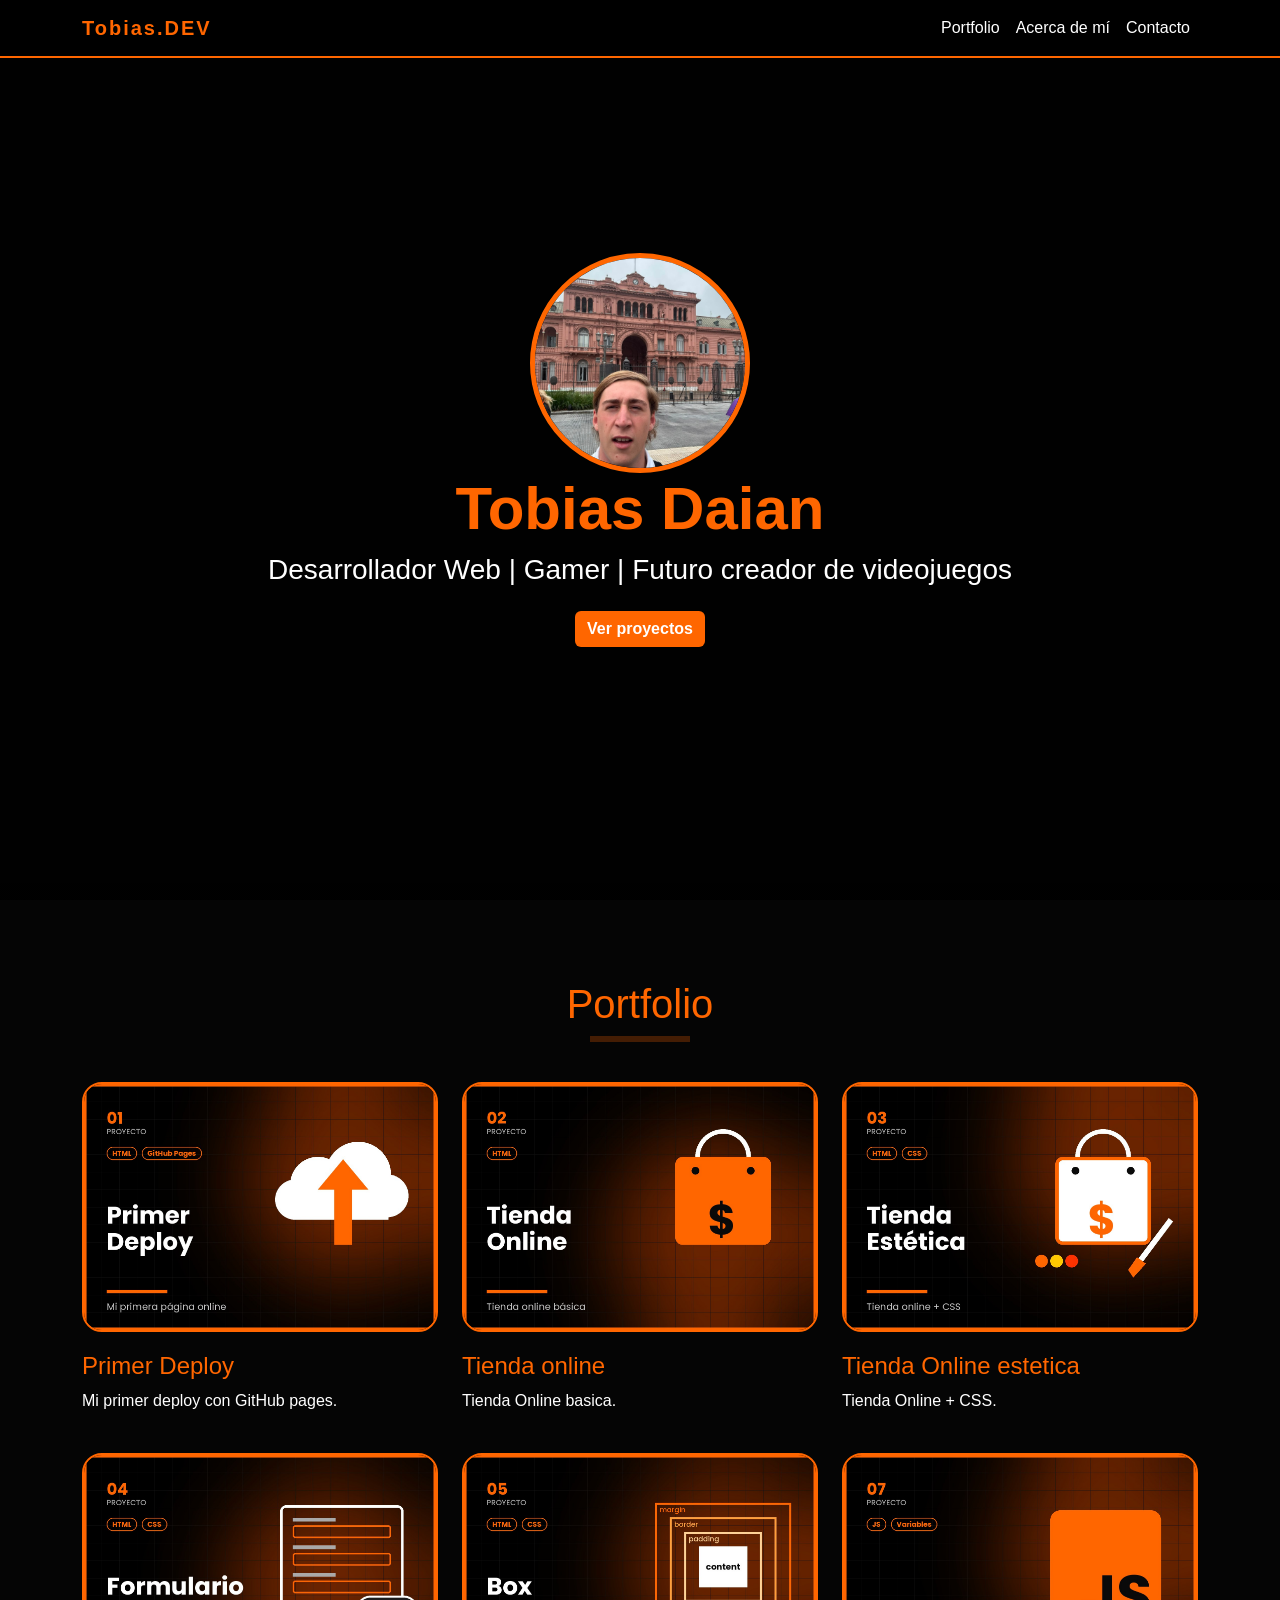
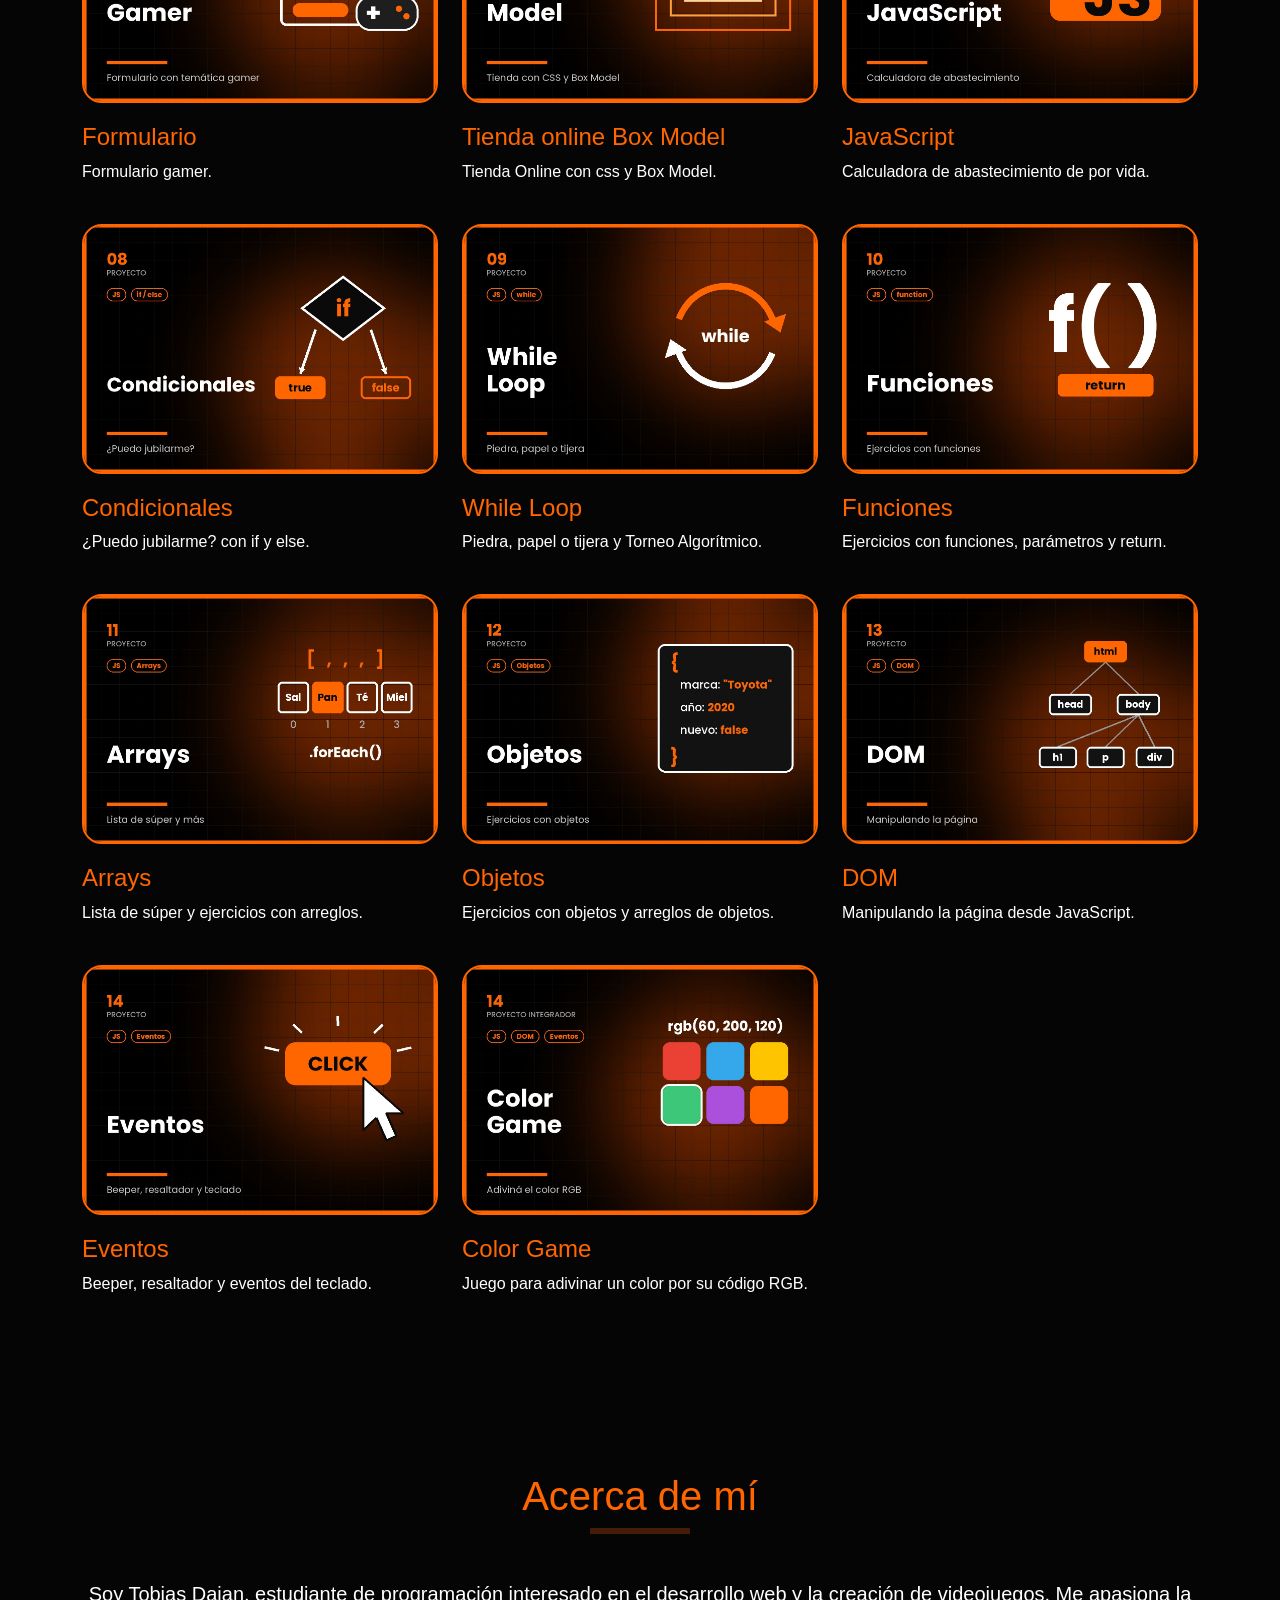
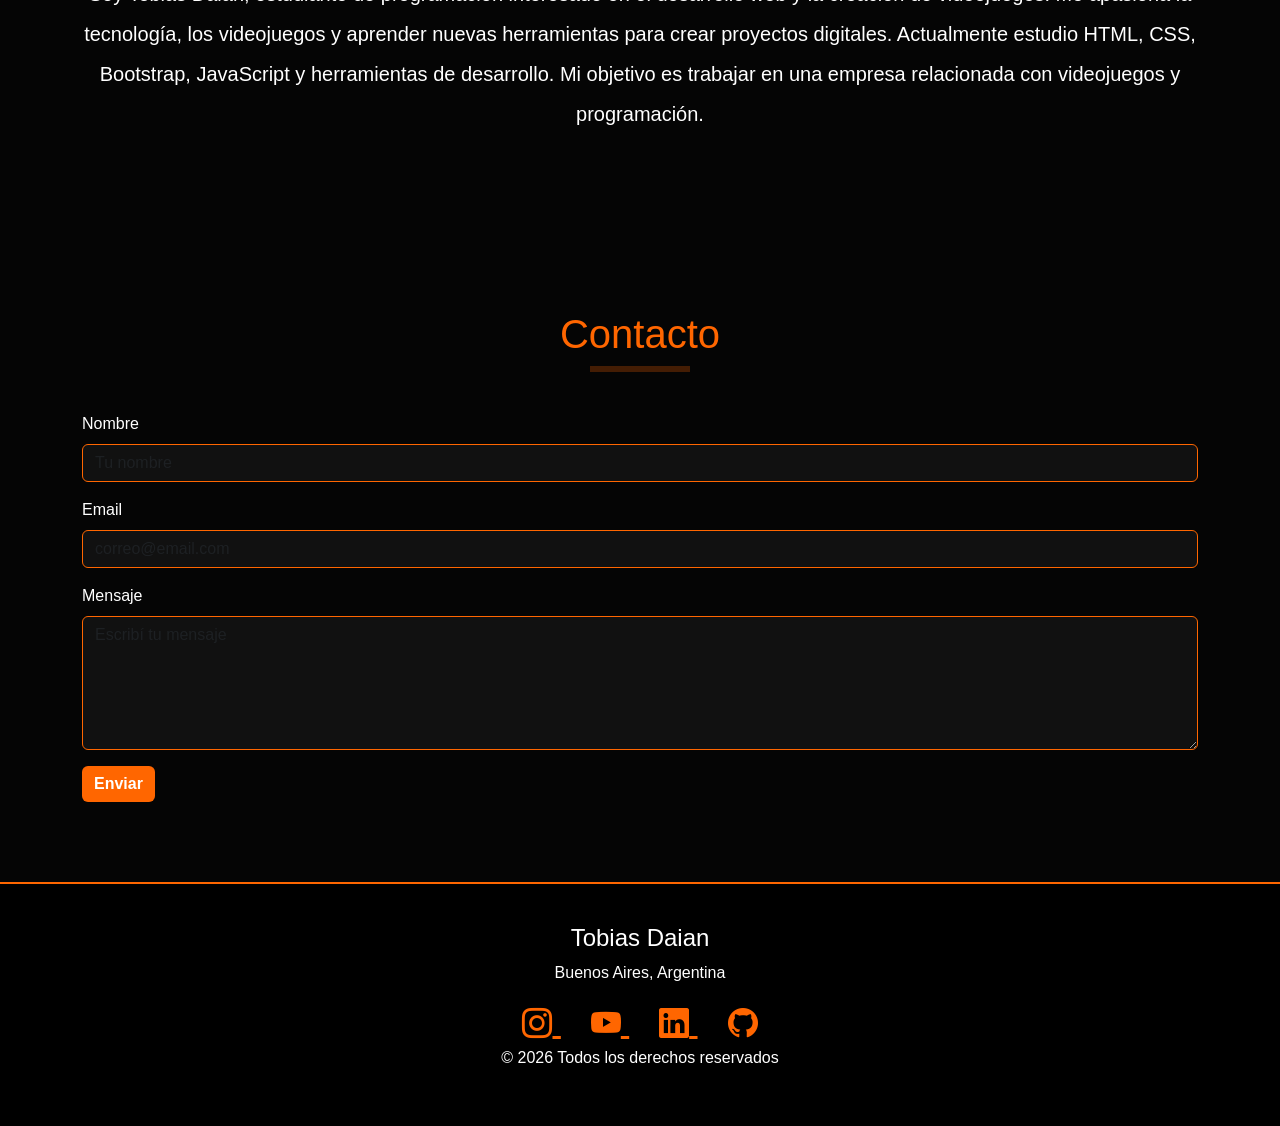
<file: index.html>
<!DOCTYPE html>
<html lang="es">

<head>
    <meta charset="UTF-8">
    <meta name="viewport" content="width=device-width, initial-scale=1.0">

    <title>Tobias Daian | Portfolio</title>

    <!-- Bootstrap -->
    <link href="https://cdn.jsdelivr.net/npm/bootstrap@5.3.3/dist/css/bootstrap.min.css" rel="stylesheet">

    <!-- Iconos -->
    <link rel="stylesheet" href="https://cdn.jsdelivr.net/npm/bootstrap-icons@1.11.3/font/bootstrap-icons.min.css">

    <!-- CSS propio -->
    <link rel="stylesheet" href="css/style.css">

</head>


<body>


<!-- NAVBAR -->

<nav class="navbar navbar-expand-lg navbar-dark fixed-top">

<div class="container">

<a class="navbar-brand" href="#">
    Tobias.DEV
</a>


<button class="navbar-toggler" 
type="button" 
data-bs-toggle="collapse" 
data-bs-target="#menu">

<span class="navbar-toggler-icon"></span>

</button>


<div class="collapse navbar-collapse" id="menu">

<ul class="navbar-nav ms-auto">

<li class="nav-item">
<a class="nav-link" href="#portfolio">Portfolio</a>
</li>


<li class="nav-item">
<a class="nav-link" href="#about">Acerca de mí</a>
</li>


<li class="nav-item">
<a class="nav-link" href="#contacto">Contacto</a>
</li>


</ul>

</div>

</div>

</nav>



<!-- HEADER -->

<header class="hero">

<div class="container">

<img src="img/perfiltoba.jpeg" class="perfil">

<h1>
Tobias Daian
</h1>


<h3>
Desarrollador Web | Gamer | Futuro creador de videojuegos
</h3>


<a href="#portfolio" class="btn btn-warning mt-3">
Ver proyectos
</a>


</div>

</header>





<!-- PORTFOLIO -->

<section id="portfolio">


<div class="container">

<h2>
Portfolio
</h2>

<hr>


<div class="row g-4">


<div class="col-lg-4 col-md-6">

<a href="https://shepepepe.github.io/U1/">
<img src="img/portada1.jpg" class="proyecto">
</a>

<h4>
Primer Deploy
</h4>

<p>
Mi primer deploy con GitHub pages.
</p>

</div>



<div class="col-lg-4 col-md-6">

<a href="https://shepepepe.github.io/U2/">
<img src="img/portada2.jpg" class="proyecto">
</a>


<h4>
Tienda online
</h4>


<p>
Tienda Online basica.
</p>

</div>

<div class="col-lg-4 col-md-6">

<a href="https://shepepepe.github.io/U3/">
<img src="img/portada3.jpg" class="proyecto">
</a>


<h4>
Tienda Online estetica
</h4>


<p>
Tienda Online + CSS.
</p>


</div>
<div class="col-lg-4 col-md-6">

<a href="https://shepepepe.github.io/U4/">
<img src="img/portada4.jpg" class="proyecto">
</a>


<h4>
Formulario
</h4>


<p>
Formulario gamer.
</p>


</div>
<div class="col-lg-4 col-md-6">

<a href="https://shepepepe.github.io/U5/">
<img src="img/portada5.jpg" class="proyecto">
</a>


<h4>
Tienda online Box Model
</h4>


<p>
Tienda Online con css y Box Model.
</p>


</div>
<div class="col-lg-4 col-md-6">

<a href="U7/index.html">
<img src="img/portada7.jpg" class="proyecto" alt="Portada del proyecto JavaScript">
</a>


<h4>
JavaScript
</h4>


<p>
Calculadora de abastecimiento de por vida.
</p>


</div>
<div class="col-lg-4 col-md-6">

<a href="U8/index.html">
<img src="img/portada8.jpg" class="proyecto" alt="Portada del proyecto Condicionales">
</a>


<h4>
Condicionales
</h4>


<p>
¿Puedo jubilarme? con if y else.
</p>


</div>
<div class="col-lg-4 col-md-6">

<a href="U9/index.html">
<img src="img/portada9.jpg" class="proyecto" alt="Portada del proyecto While Loop">
</a>


<h4>
While Loop
</h4>


<p>
Piedra, papel o tijera y Torneo Algorítmico.
</p>


</div>
<div class="col-lg-4 col-md-6">

<a href="U10/index.html">
<img src="img/portada10.jpg" class="proyecto" alt="Portada del proyecto Funciones">
</a>


<h4>
Funciones
</h4>


<p>
Ejercicios con funciones, parámetros y return.
</p>


</div>
<div class="col-lg-4 col-md-6">

<a href="U11/index.html">
<img src="img/portada11.jpg" class="proyecto" alt="Portada del proyecto Arrays">
</a>


<h4>
Arrays
</h4>


<p>
Lista de súper y ejercicios con arreglos.
</p>


</div>
<div class="col-lg-4 col-md-6">

<a href="U12/index.html">
<img src="img/portada12.jpg" class="proyecto" alt="Portada del proyecto Objetos">
</a>


<h4>
Objetos
</h4>


<p>
Ejercicios con objetos y arreglos de objetos.
</p>


</div>
<div class="col-lg-4 col-md-6">

<a href="U13/index.html">
<img src="img/portada13.jpg" class="proyecto" alt="Portada del proyecto DOM">
</a>


<h4>
DOM
</h4>


<p>
Manipulando la página desde JavaScript.
</p>


</div>
<div class="col-lg-4 col-md-6">

<a href="U14/index.html">
<img src="img/portada14.jpg" class="proyecto" alt="Portada del proyecto Eventos">
</a>


<h4>
Eventos
</h4>


<p>
Beeper, resaltador y eventos del teclado.
</p>


</div>
<div class="col-lg-4 col-md-6">

<a href="ColorGame/index.html">
<img src="img/portada-colorgame.jpg" class="proyecto" alt="Portada del proyecto Color Game">
</a>


<h4>
Color Game
</h4>


<p>
Juego para adivinar un color por su código RGB.
</p>


</div>
</div>


</div>


</section>






<!-- SOBRE MI -->

<section id="about">


<div class="container">


<h2>
Acerca de mí
</h2>


<hr>


<p>

Soy Tobias Daian, estudiante de programación interesado en el desarrollo web y la creación de videojuegos.

Me apasiona la tecnología, los videojuegos y aprender nuevas herramientas para crear proyectos digitales.

Actualmente estudio HTML, CSS, Bootstrap, JavaScript y herramientas de desarrollo.

Mi objetivo es trabajar en una empresa relacionada con videojuegos y programación.

</p>


</div>


</section>







<!-- CONTACTO -->

<section id="contacto">


<div class="container">


<h2>
Contacto
</h2>


<hr>



<form action="https://submit-form.com/B9EXpdoae" method="POST">


<div class="mb-3">

<label class="form-label">
Nombre
</label>

<input 
type="text"
name="nombre"
class="form-control"
placeholder="Tu nombre"
required>

</div>




<div class="mb-3">

<label class="form-label">
Email
</label>


<input 
type="email"
name="email"
class="form-control"
placeholder="correo@email.com"
required>

</div>





<div class="mb-3">

<label class="form-label">
Mensaje
</label>


<textarea 
name="mensaje"
class="form-control"
rows="5"
placeholder="Escribí tu mensaje"
required></textarea>

</textarea>


</div>




<button class="btn btn-warning">
Enviar
</button>



</form>


</div>


</section>







<!-- FOOTER -->


<footer>


<h4>
Tobias Daian
</h4>


<p>
Buenos Aires, Argentina
</p>



<div class="redes">


<a href="#">
<i class="bi bi-instagram"></i>
</a>


<a href="#">
<i class="bi bi-youtube"></i>
</a>


<a href="#">
<i class="bi bi-linkedin"></i>
</a>


<a href="#">
<i class="bi bi-github"></i>
</a>


</div>



<p>
© 2026 Todos los derechos reservados
</p>


</footer>





<script src="https://cdn.jsdelivr.net/npm/bootstrap@5.3.3/dist/js/bootstrap.bundle.min.js"></script>


</body>

</html>
</file>
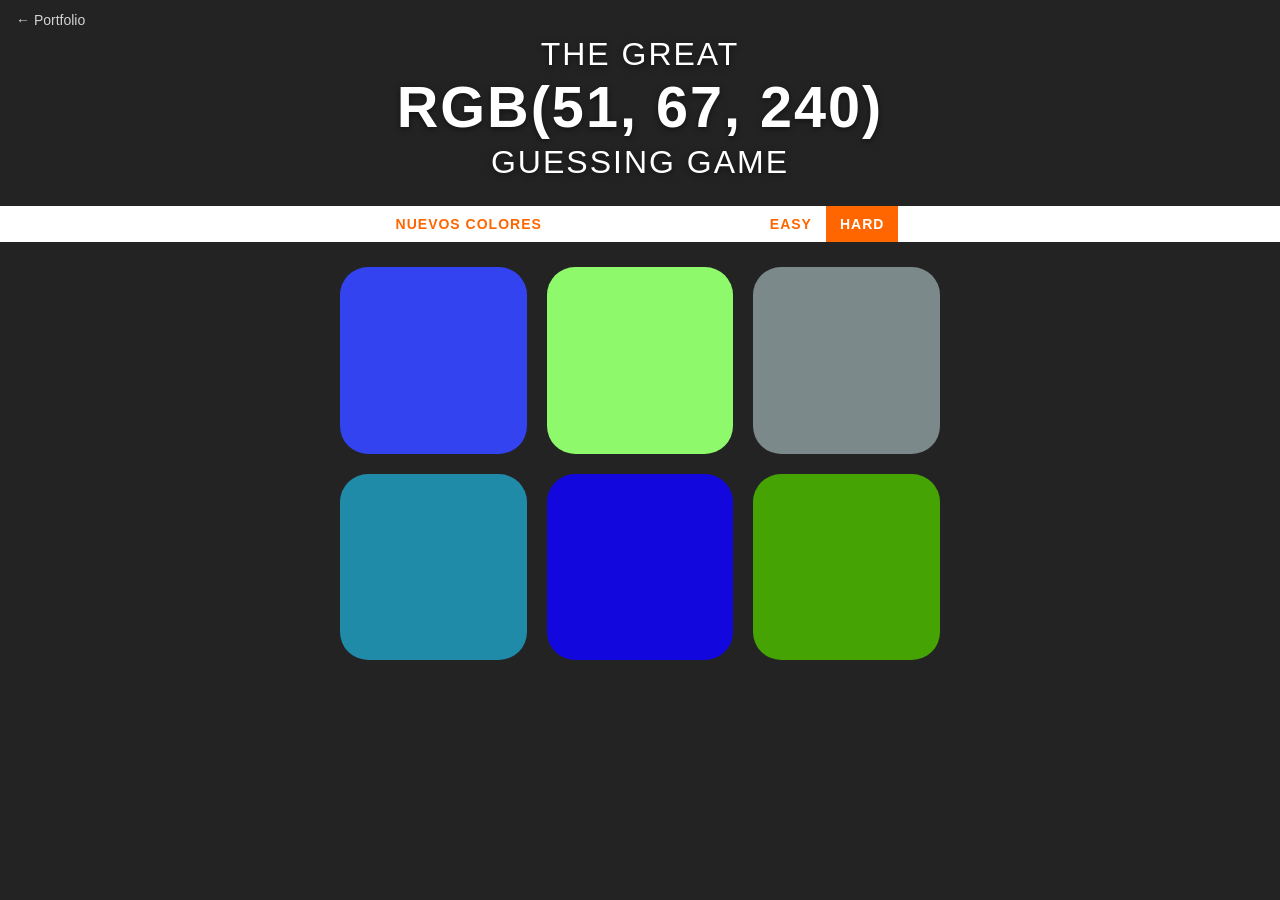
<file: ColorGame/index.html>
<!DOCTYPE html>
<html lang="es">

<head>
    <meta charset="UTF-8">
    <meta name="viewport" content="width=device-width, initial-scale=1.0">

    <title>Color Game | Tobias Daian</title>

    <link rel="stylesheet" href="style.css">

</head>


<body>

<a class="volver" href="../index.html#portfolio">← Portfolio</a>


<h1 id="h1">
    The Great <br>
    <span id="colorDisplay">RGB</span> <br>
    Guessing Game
</h1>


<div id="stripe">
    <button id="reset">Nuevos Colores</button>
    <span id="message"></span>
    <button class="mode">Easy</button>
    <button class="mode selected">Hard</button>
</div>


<div class="container">
    <div class="square"></div>
    <div class="square"></div>
    <div class="square"></div>
    <div class="square"></div>
    <div class="square"></div>
    <div class="square"></div>
</div>


<script src="colorgame.js"></script>

</body>

</html>
</file>
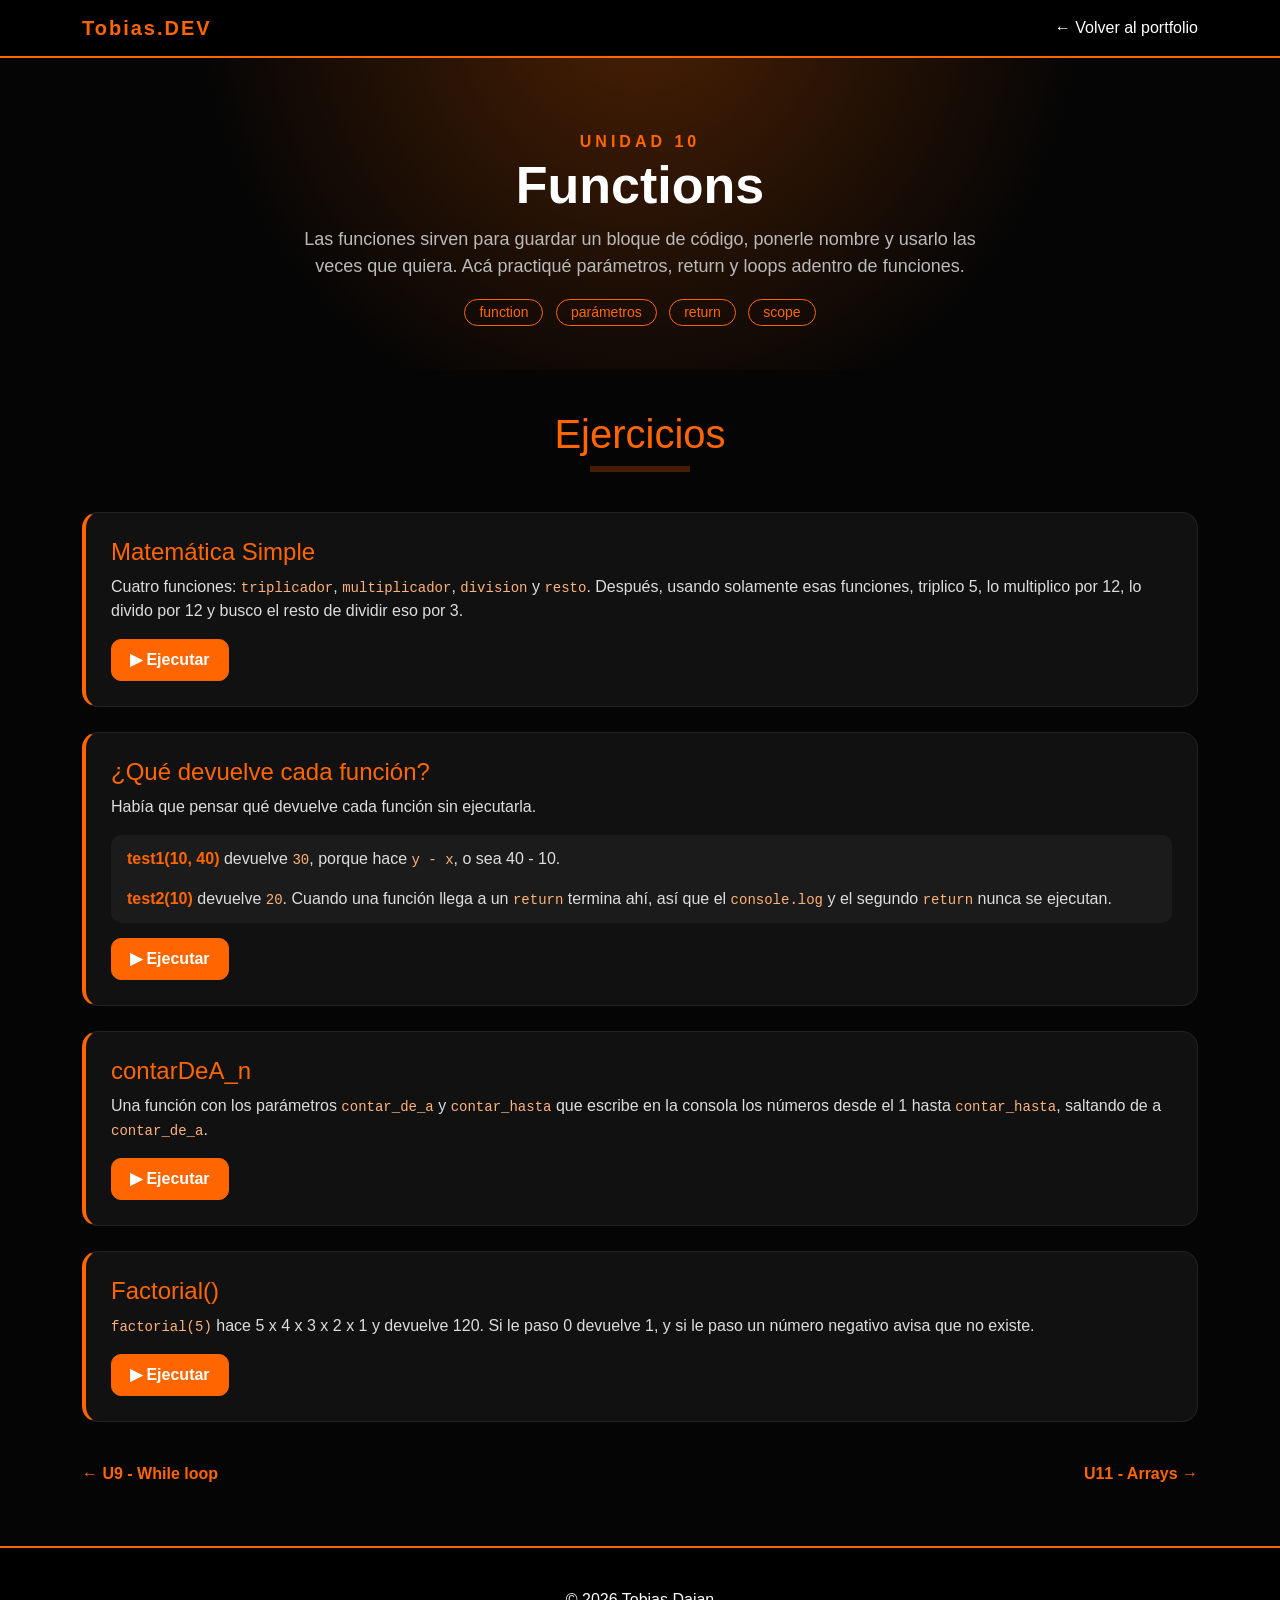
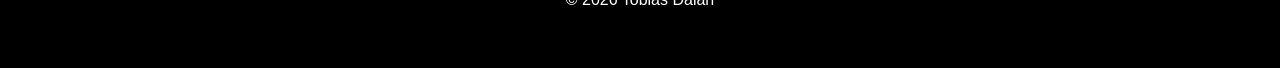
<file: U10/index.html>
<!DOCTYPE html>
<html lang="es">

<head>
    <meta charset="UTF-8">
    <meta name="viewport" content="width=device-width, initial-scale=1.0">

    <title>U10 - Functions | Tobias Daian</title>

    <!-- Bootstrap -->
    <link href="https://cdn.jsdelivr.net/npm/bootstrap@5.3.3/dist/css/bootstrap.min.css" rel="stylesheet">

    <!-- CSS del portfolio + CSS de las unidades -->
    <link rel="stylesheet" href="../css/style.css">
    <link rel="stylesheet" href="../css/unidades.css">

</head>


<body>


<!-- NAVBAR -->

<nav class="navbar navbar-dark fixed-top">

<div class="container">

<a class="navbar-brand" href="../index.html">
    Tobias.DEV
</a>

<a class="volver" href="../index.html#portfolio">
    ← Volver al portfolio
</a>

</div>

</nav>



<!-- ENCABEZADO -->

<header class="unidad-header">

<div class="container">

<div class="unidad-numero">UNIDAD 10</div>

<h1>
Functions
</h1>

<p>
Las funciones sirven para guardar un bloque de código, ponerle nombre y usarlo las veces que quiera. Acá practiqué parámetros, return y loops adentro de funciones.
</p>

<span class="etiqueta">function</span>
<span class="etiqueta">parámetros</span>
<span class="etiqueta">return</span>
<span class="etiqueta">scope</span>

</div>

</header>



<!-- EJERCICIOS -->

<main class="container ejercicios">


<h2>
Ejercicios
</h2>

<hr>


<article class="ejercicio" data-fn="matematicaSimple" data-codigo="triplicador,multiplicador,division,resto,matematicaSimple">

<h3>
Matemática Simple
</h3>

<p>
Cuatro funciones: <code>triplicador</code>, <code>multiplicador</code>, <code>division</code> y
<code>resto</code>. Después, usando solamente esas funciones, triplico 5, lo multiplico por 12,
lo divido por 12 y busco el resto de dividir eso por 3.
</p>

</article>


<article class="ejercicio" data-fn="queDevuelveCadaFuncion" data-codigo="test1,test2,queDevuelveCadaFuncion">

<h3>
¿Qué devuelve cada función?
</h3>

<p>
Había que pensar qué devuelve cada función sin ejecutarla.
</p>

<div class="respuesta">
<p>
<strong>test1(10, 40)</strong> devuelve <code>30</code>, porque hace <code>y - x</code>, o sea 40 - 10.
</p>

<p class="mb-0">
<strong>test2(10)</strong> devuelve <code>20</code>. Cuando una función llega a un <code>return</code>
termina ahí, así que el <code>console.log</code> y el segundo <code>return</code> nunca se ejecutan.
</p>
</div>

</article>


<article class="ejercicio" data-fn="probarContarDeA_n" data-codigo="contarDeA_n,probarContarDeA_n">

<h3>
contarDeA_n
</h3>

<p>
Una función con los parámetros <code>contar_de_a</code> y <code>contar_hasta</code> que escribe en la
consola los números desde el 1 hasta <code>contar_hasta</code>, saltando de a <code>contar_de_a</code>.
</p>

</article>


<article class="ejercicio" data-fn="probarFactorial" data-codigo="factorial,probarFactorial">

<h3>
Factorial()
</h3>

<p>
<code>factorial(5)</code> hace 5 x 4 x 3 x 2 x 1 y devuelve 120. Si le paso 0 devuelve 1, y si le
paso un número negativo avisa que no existe.
</p>

</article>


<div class="entre-unidades">
<a href="../U9/index.html">← U9 - While loop</a>
<a href="../U11/index.html">U11 - Arrays →</a>
</div>

</main>



<!-- FOOTER -->

<footer>

<p>
© 2026 Tobias Daian
</p>

</footer>


<!-- Primero mis ejercicios, después el ayudante que arma los botones -->
<script src="script.js"></script>
<script src="../js/unidad.js"></script>

</body>

</html>
</file>
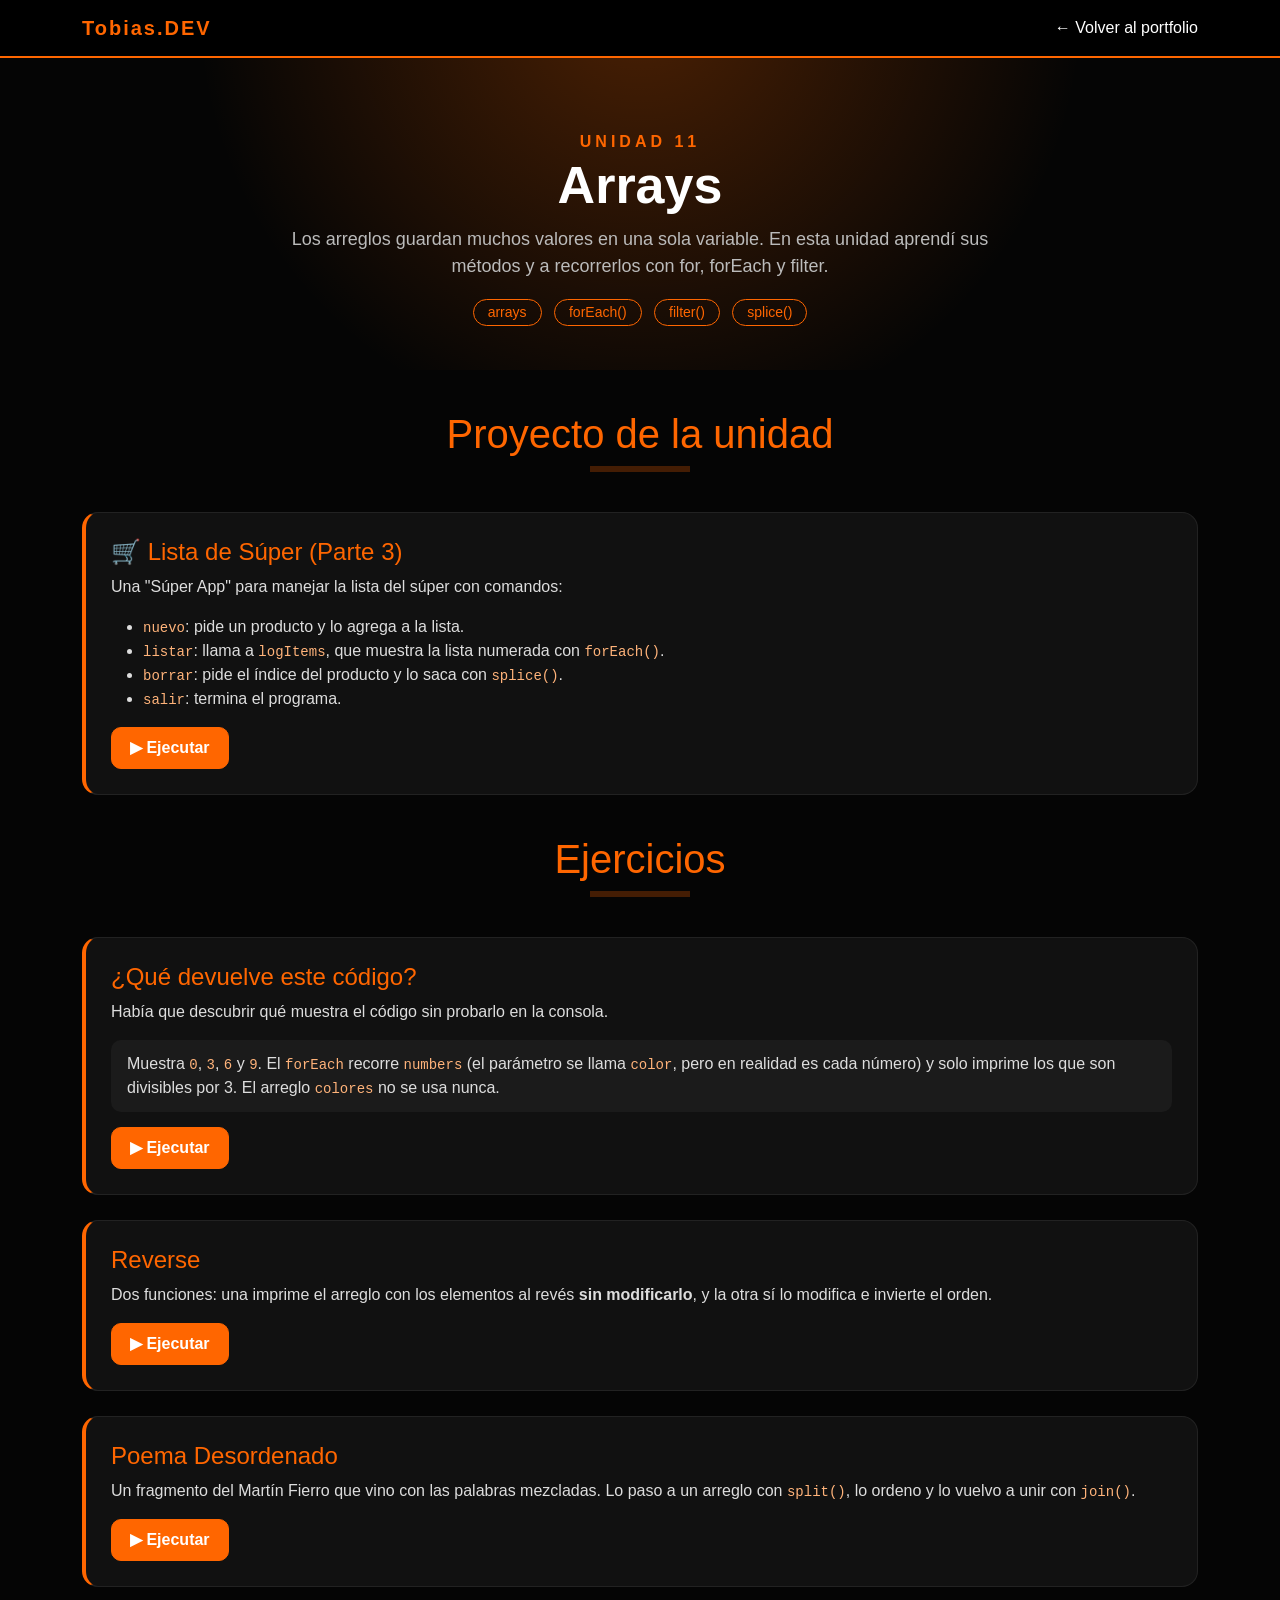
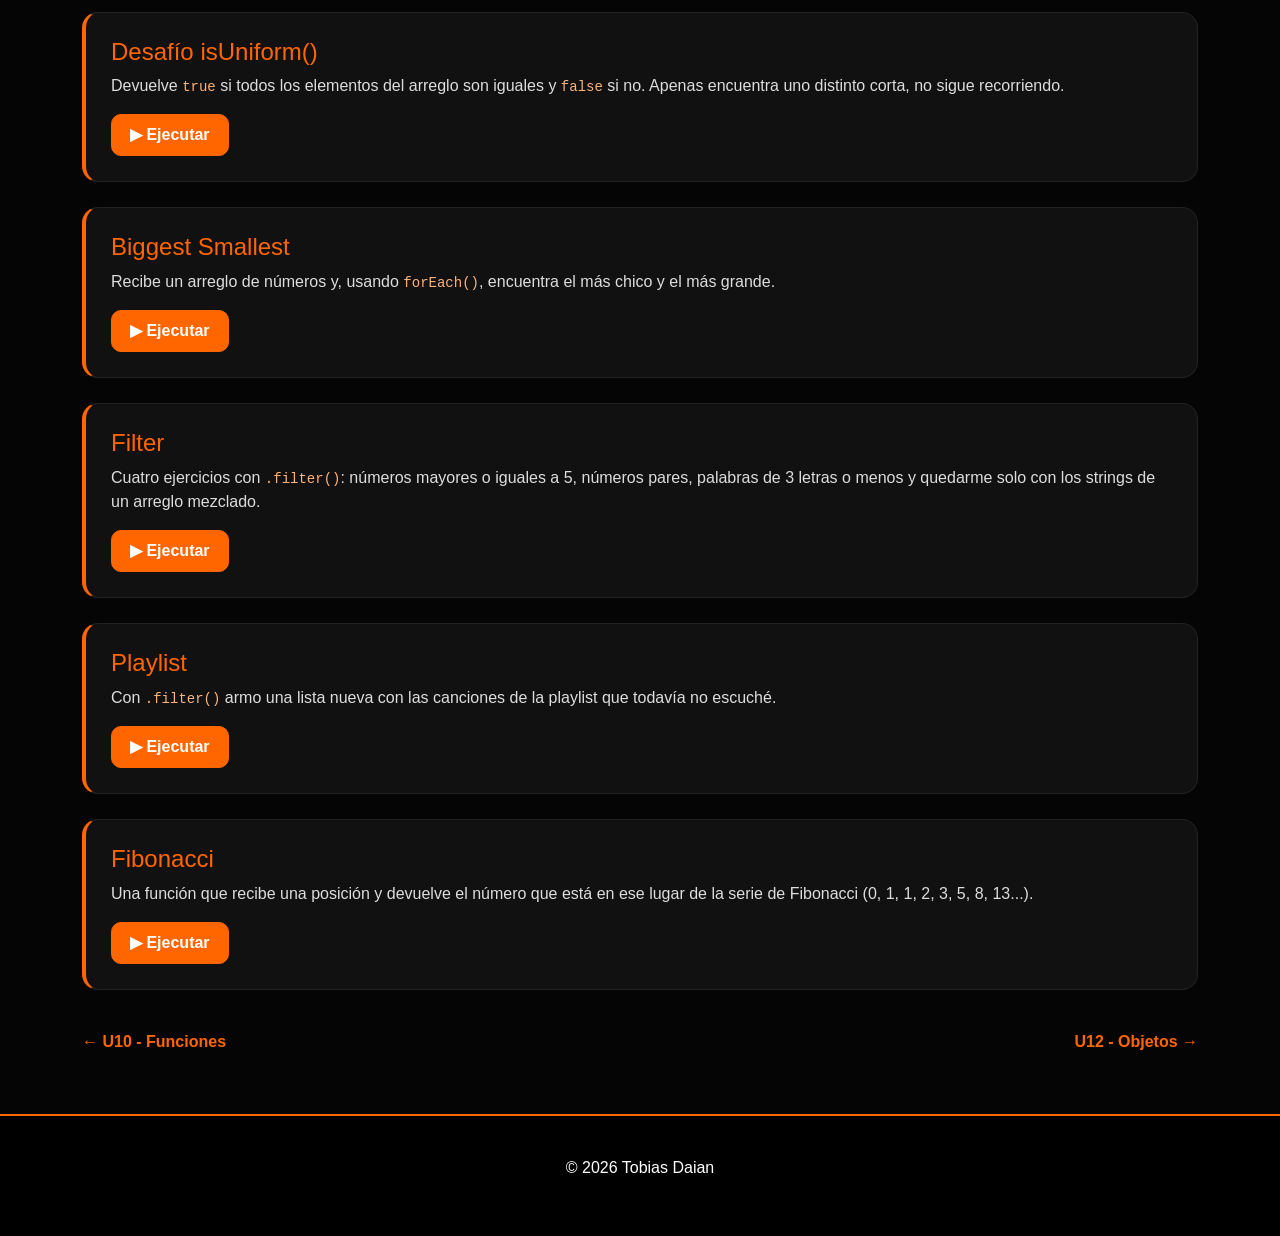
<file: U11/index.html>
<!DOCTYPE html>
<html lang="es">

<head>
    <meta charset="UTF-8">
    <meta name="viewport" content="width=device-width, initial-scale=1.0">

    <title>U11 - Arrays | Tobias Daian</title>

    <!-- Bootstrap -->
    <link href="https://cdn.jsdelivr.net/npm/bootstrap@5.3.3/dist/css/bootstrap.min.css" rel="stylesheet">

    <!-- CSS del portfolio + CSS de las unidades -->
    <link rel="stylesheet" href="../css/style.css">
    <link rel="stylesheet" href="../css/unidades.css">

</head>


<body>


<!-- NAVBAR -->

<nav class="navbar navbar-dark fixed-top">

<div class="container">

<a class="navbar-brand" href="../index.html">
    Tobias.DEV
</a>

<a class="volver" href="../index.html#portfolio">
    ← Volver al portfolio
</a>

</div>

</nav>



<!-- ENCABEZADO -->

<header class="unidad-header">

<div class="container">

<div class="unidad-numero">UNIDAD 11</div>

<h1>
Arrays
</h1>

<p>
Los arreglos guardan muchos valores en una sola variable. En esta unidad aprendí sus métodos y a recorrerlos con for, forEach y filter.
</p>

<span class="etiqueta">arrays</span>
<span class="etiqueta">forEach()</span>
<span class="etiqueta">filter()</span>
<span class="etiqueta">splice()</span>

</div>

</header>



<!-- EJERCICIOS -->

<main class="container ejercicios">


<h2>
Proyecto de la unidad
</h2>

<hr>


<article class="ejercicio" data-fn="superApp" data-codigo="logItems,superApp">

<h3>
🛒 Lista de Súper (Parte 3)
</h3>

<p>
Una "Súper App" para manejar la lista del súper con comandos:
</p>

<ul>
<li><code>nuevo</code>: pide un producto y lo agrega a la lista.</li>
<li><code>listar</code>: llama a <code>logItems</code>, que muestra la lista numerada con <code>forEach()</code>.</li>
<li><code>borrar</code>: pide el índice del producto y lo saca con <code>splice()</code>.</li>
<li><code>salir</code>: termina el programa.</li>
</ul>

</article>


<h2>
Ejercicios
</h2>

<hr>


<article class="ejercicio" data-fn="queDevuelveEsteCodigo">

<h3>
¿Qué devuelve este código?
</h3>

<p>
Había que descubrir qué muestra el código sin probarlo en la consola.
</p>

<div class="respuesta">
<p class="mb-0">
Muestra <code>0</code>, <code>3</code>, <code>6</code> y <code>9</code>. El <code>forEach</code> recorre
<code>numbers</code> (el parámetro se llama <code>color</code>, pero en realidad es cada número) y solo
imprime los que son divisibles por 3. El arreglo <code>colores</code> no se usa nunca.
</p>
</div>

</article>


<article class="ejercicio" data-fn="probarReverse" data-codigo="imprimirInvertido,invertirArreglo,probarReverse">

<h3>
Reverse
</h3>

<p>
Dos funciones: una imprime el arreglo con los elementos al revés <strong>sin modificarlo</strong>, y
la otra sí lo modifica e invierte el orden.
</p>

</article>


<article class="ejercicio" data-fn="ordenarPoema">

<h3>
Poema Desordenado
</h3>

<p>
Un fragmento del Martín Fierro que vino con las palabras mezcladas. Lo paso a un arreglo con
<code>split()</code>, lo ordeno y lo vuelvo a unir con <code>join()</code>.
</p>

</article>


<article class="ejercicio" data-fn="probarIsUniform" data-codigo="isUniform,probarIsUniform">

<h3>
Desafío isUniform()
</h3>

<p>
Devuelve <code>true</code> si todos los elementos del arreglo son iguales y <code>false</code> si no.
Apenas encuentra uno distinto corta, no sigue recorriendo.
</p>

</article>


<article class="ejercicio" data-fn="probarBiggestSmallest" data-codigo="biggest_smallest,probarBiggestSmallest">

<h3>
Biggest Smallest
</h3>

<p>
Recibe un arreglo de números y, usando <code>forEach()</code>, encuentra el más chico y el más grande.
</p>

</article>


<article class="ejercicio" data-fn="ejerciciosFilter">

<h3>
Filter
</h3>

<p>
Cuatro ejercicios con <code>.filter()</code>: números mayores o iguales a 5, números pares, palabras
de 3 letras o menos y quedarme solo con los strings de un arreglo mezclado.
</p>

</article>


<article class="ejercicio" data-fn="playlistSinEscucharEjercicio">

<h3>
Playlist
</h3>

<p>
Con <code>.filter()</code> armo una lista nueva con las canciones de la playlist que todavía no escuché.
</p>

</article>


<article class="ejercicio" data-fn="probarFibonacci" data-codigo="fibonacci,probarFibonacci">

<h3>
Fibonacci
</h3>

<p>
Una función que recibe una posición y devuelve el número que está en ese lugar de la serie de
Fibonacci (0, 1, 1, 2, 3, 5, 8, 13...).
</p>

</article>


<div class="entre-unidades">
<a href="../U10/index.html">← U10 - Funciones</a>
<a href="../U12/index.html">U12 - Objetos →</a>
</div>

</main>



<!-- FOOTER -->

<footer>

<p>
© 2026 Tobias Daian
</p>

</footer>


<!-- Primero mis ejercicios, después el ayudante que arma los botones -->
<script src="script.js"></script>
<script src="../js/unidad.js"></script>

</body>

</html>
</file>
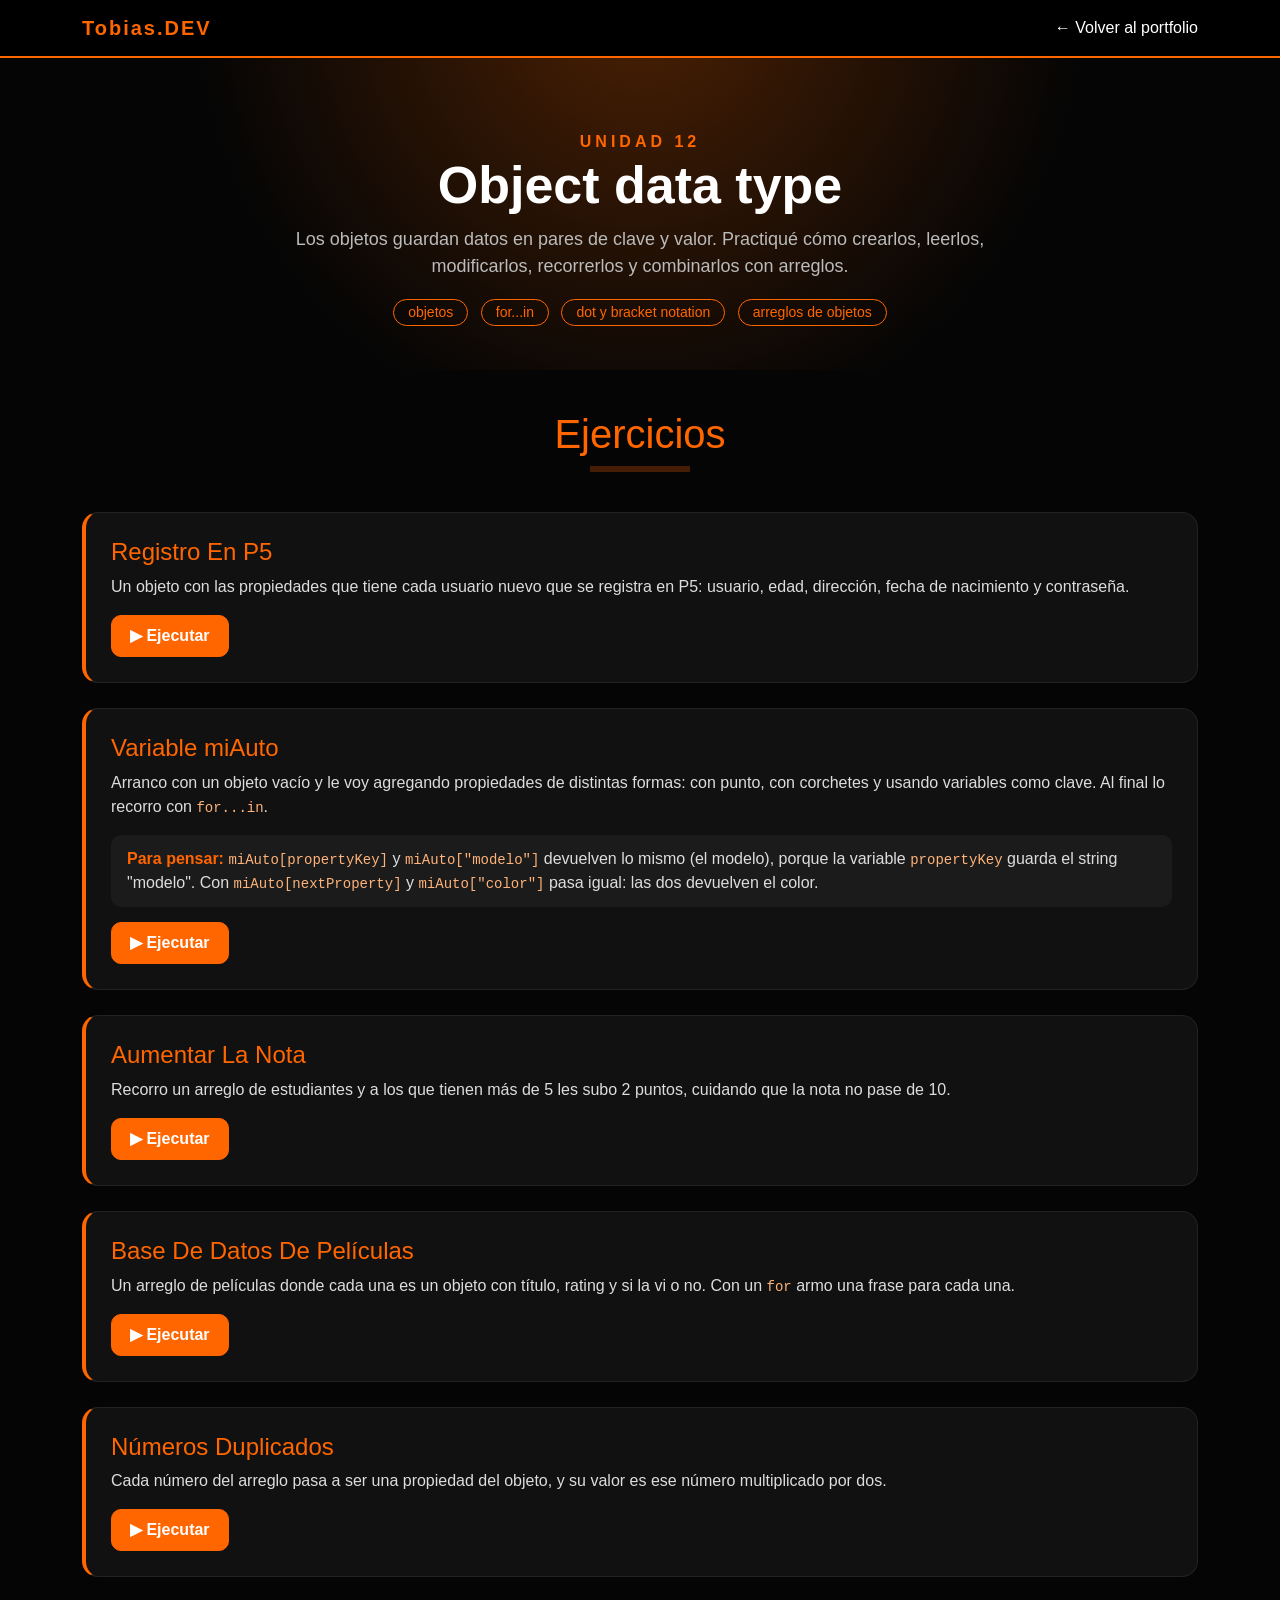
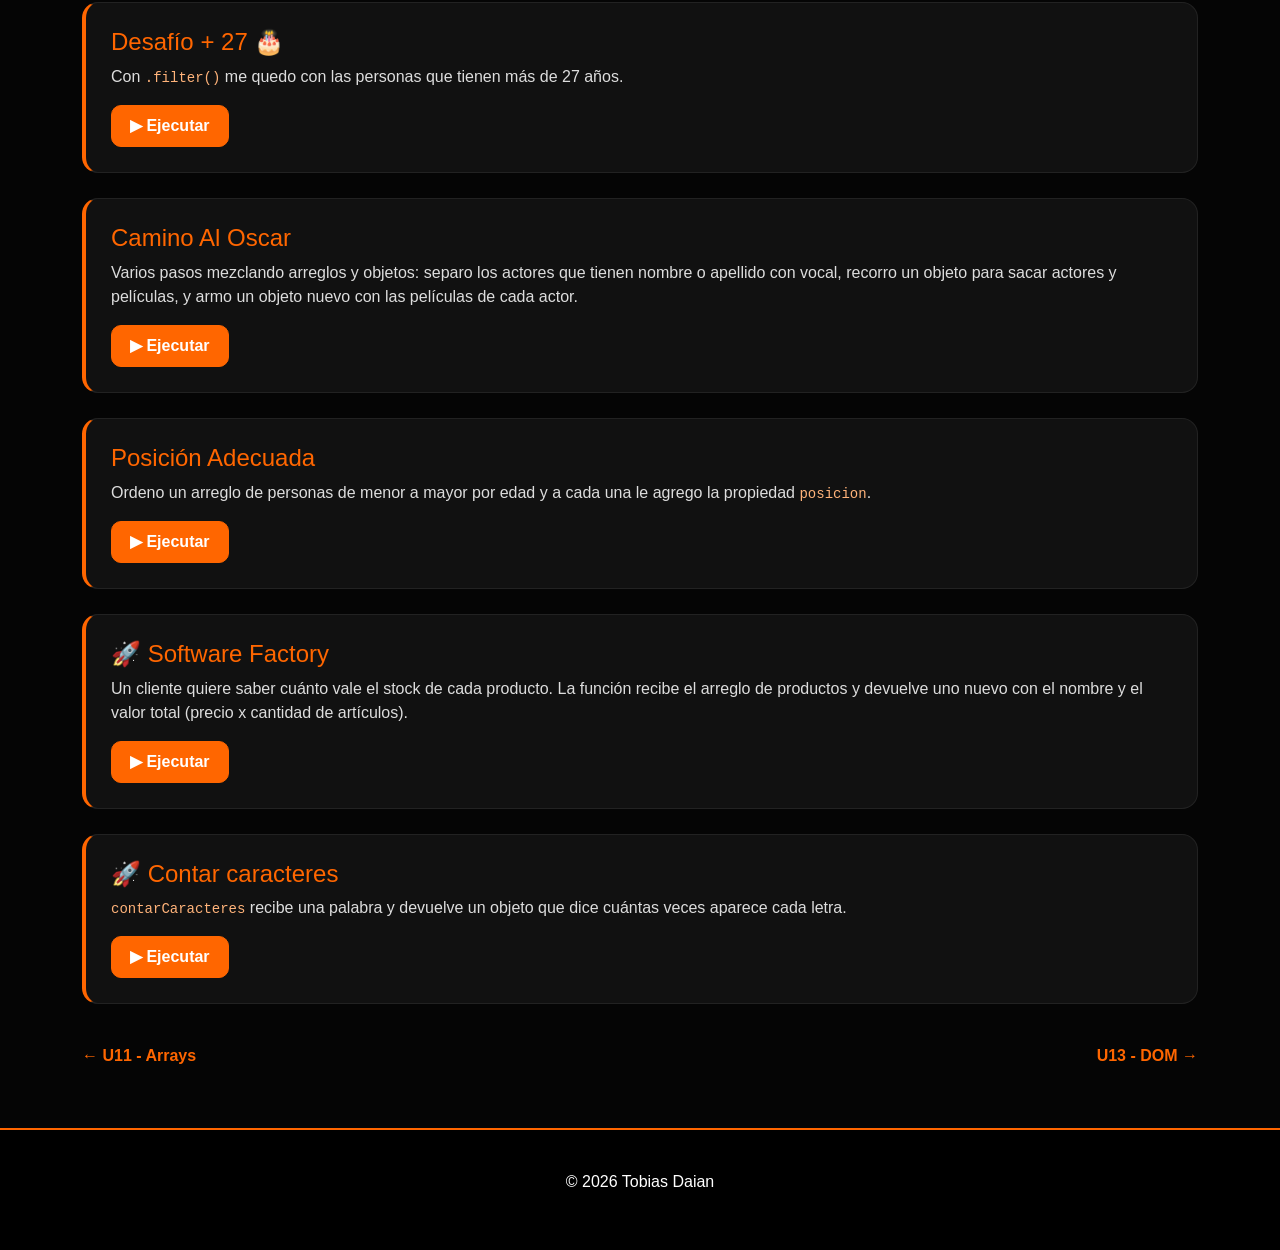
<file: U12/index.html>
<!DOCTYPE html>
<html lang="es">

<head>
    <meta charset="UTF-8">
    <meta name="viewport" content="width=device-width, initial-scale=1.0">

    <title>U12 - Object data type | Tobias Daian</title>

    <!-- Bootstrap -->
    <link href="https://cdn.jsdelivr.net/npm/bootstrap@5.3.3/dist/css/bootstrap.min.css" rel="stylesheet">

    <!-- CSS del portfolio + CSS de las unidades -->
    <link rel="stylesheet" href="../css/style.css">
    <link rel="stylesheet" href="../css/unidades.css">

</head>


<body>


<!-- NAVBAR -->

<nav class="navbar navbar-dark fixed-top">

<div class="container">

<a class="navbar-brand" href="../index.html">
    Tobias.DEV
</a>

<a class="volver" href="../index.html#portfolio">
    ← Volver al portfolio
</a>

</div>

</nav>



<!-- ENCABEZADO -->

<header class="unidad-header">

<div class="container">

<div class="unidad-numero">UNIDAD 12</div>

<h1>
Object data type
</h1>

<p>
Los objetos guardan datos en pares de clave y valor. Practiqué cómo crearlos, leerlos, modificarlos, recorrerlos y combinarlos con arreglos.
</p>

<span class="etiqueta">objetos</span>
<span class="etiqueta">for...in</span>
<span class="etiqueta">dot y bracket notation</span>
<span class="etiqueta">arreglos de objetos</span>

</div>

</header>



<!-- EJERCICIOS -->

<main class="container ejercicios">


<h2>
Ejercicios
</h2>

<hr>


<article class="ejercicio" data-fn="registroEnP5">

<h3>
Registro En P5
</h3>

<p>
Un objeto con las propiedades que tiene cada usuario nuevo que se registra en P5: usuario, edad,
dirección, fecha de nacimiento y contraseña.
</p>

</article>


<article class="ejercicio" data-fn="variableMiAuto">

<h3>
Variable miAuto
</h3>

<p>
Arranco con un objeto vacío y le voy agregando propiedades de distintas formas: con punto, con
corchetes y usando variables como clave. Al final lo recorro con <code>for...in</code>.
</p>

<div class="respuesta">
<p class="mb-0">
<strong>Para pensar:</strong> <code>miAuto[propertyKey]</code> y <code>miAuto["modelo"]</code> devuelven
lo mismo (el modelo), porque la variable <code>propertyKey</code> guarda el string "modelo". Con
<code>miAuto[nextProperty]</code> y <code>miAuto["color"]</code> pasa igual: las dos devuelven el color.
</p>
</div>

</article>


<article class="ejercicio" data-fn="aumentarLaNota">

<h3>
Aumentar La Nota
</h3>

<p>
Recorro un arreglo de estudiantes y a los que tienen más de 5 les subo 2 puntos, cuidando que la
nota no pase de 10.
</p>

</article>


<article class="ejercicio" data-fn="baseDeDatosDePeliculas">

<h3>
Base De Datos De Películas
</h3>

<p>
Un arreglo de películas donde cada una es un objeto con título, rating y si la vi o no. Con un
<code>for</code> armo una frase para cada una.
</p>

</article>


<article class="ejercicio" data-fn="numerosDuplicados">

<h3>
Números Duplicados
</h3>

<p>
Cada número del arreglo pasa a ser una propiedad del objeto, y su valor es ese número multiplicado
por dos.
</p>

</article>


<article class="ejercicio" data-fn="desafioMasDe27">

<h3>
Desafío + 27 🎂
</h3>

<p>
Con <code>.filter()</code> me quedo con las personas que tienen más de 27 años.
</p>

</article>


<article class="ejercicio" data-fn="caminoAlOscar">

<h3>
Camino Al Oscar
</h3>

<p>
Varios pasos mezclando arreglos y objetos: separo los actores que tienen nombre o apellido con
vocal, recorro un objeto para sacar actores y películas, y armo un objeto nuevo con las películas
de cada actor.
</p>

</article>


<article class="ejercicio" data-fn="posicionAdecuada">

<h3>
Posición Adecuada
</h3>

<p>
Ordeno un arreglo de personas de menor a mayor por edad y a cada una le agrego la propiedad
<code>posicion</code>.
</p>

</article>


<article class="ejercicio" data-fn="softwareFactory" data-codigo="valorTotalPorProducto,softwareFactory">

<h3>
🚀 Software Factory
</h3>

<p>
Un cliente quiere saber cuánto vale el stock de cada producto. La función recibe el arreglo de
productos y devuelve uno nuevo con el nombre y el valor total (precio x cantidad de artículos).
</p>

</article>


<article class="ejercicio" data-fn="probarContarCaracteres" data-codigo="contarCaracteres,probarContarCaracteres">

<h3>
🚀 Contar caracteres
</h3>

<p>
<code>contarCaracteres</code> recibe una palabra y devuelve un objeto que dice cuántas veces aparece
cada letra.
</p>

</article>


<div class="entre-unidades">
<a href="../U11/index.html">← U11 - Arrays</a>
<a href="../U13/index.html">U13 - DOM →</a>
</div>

</main>



<!-- FOOTER -->

<footer>

<p>
© 2026 Tobias Daian
</p>

</footer>


<!-- Primero mis ejercicios, después el ayudante que arma los botones -->
<script src="script.js"></script>
<script src="../js/unidad.js"></script>

</body>

</html>
</file>
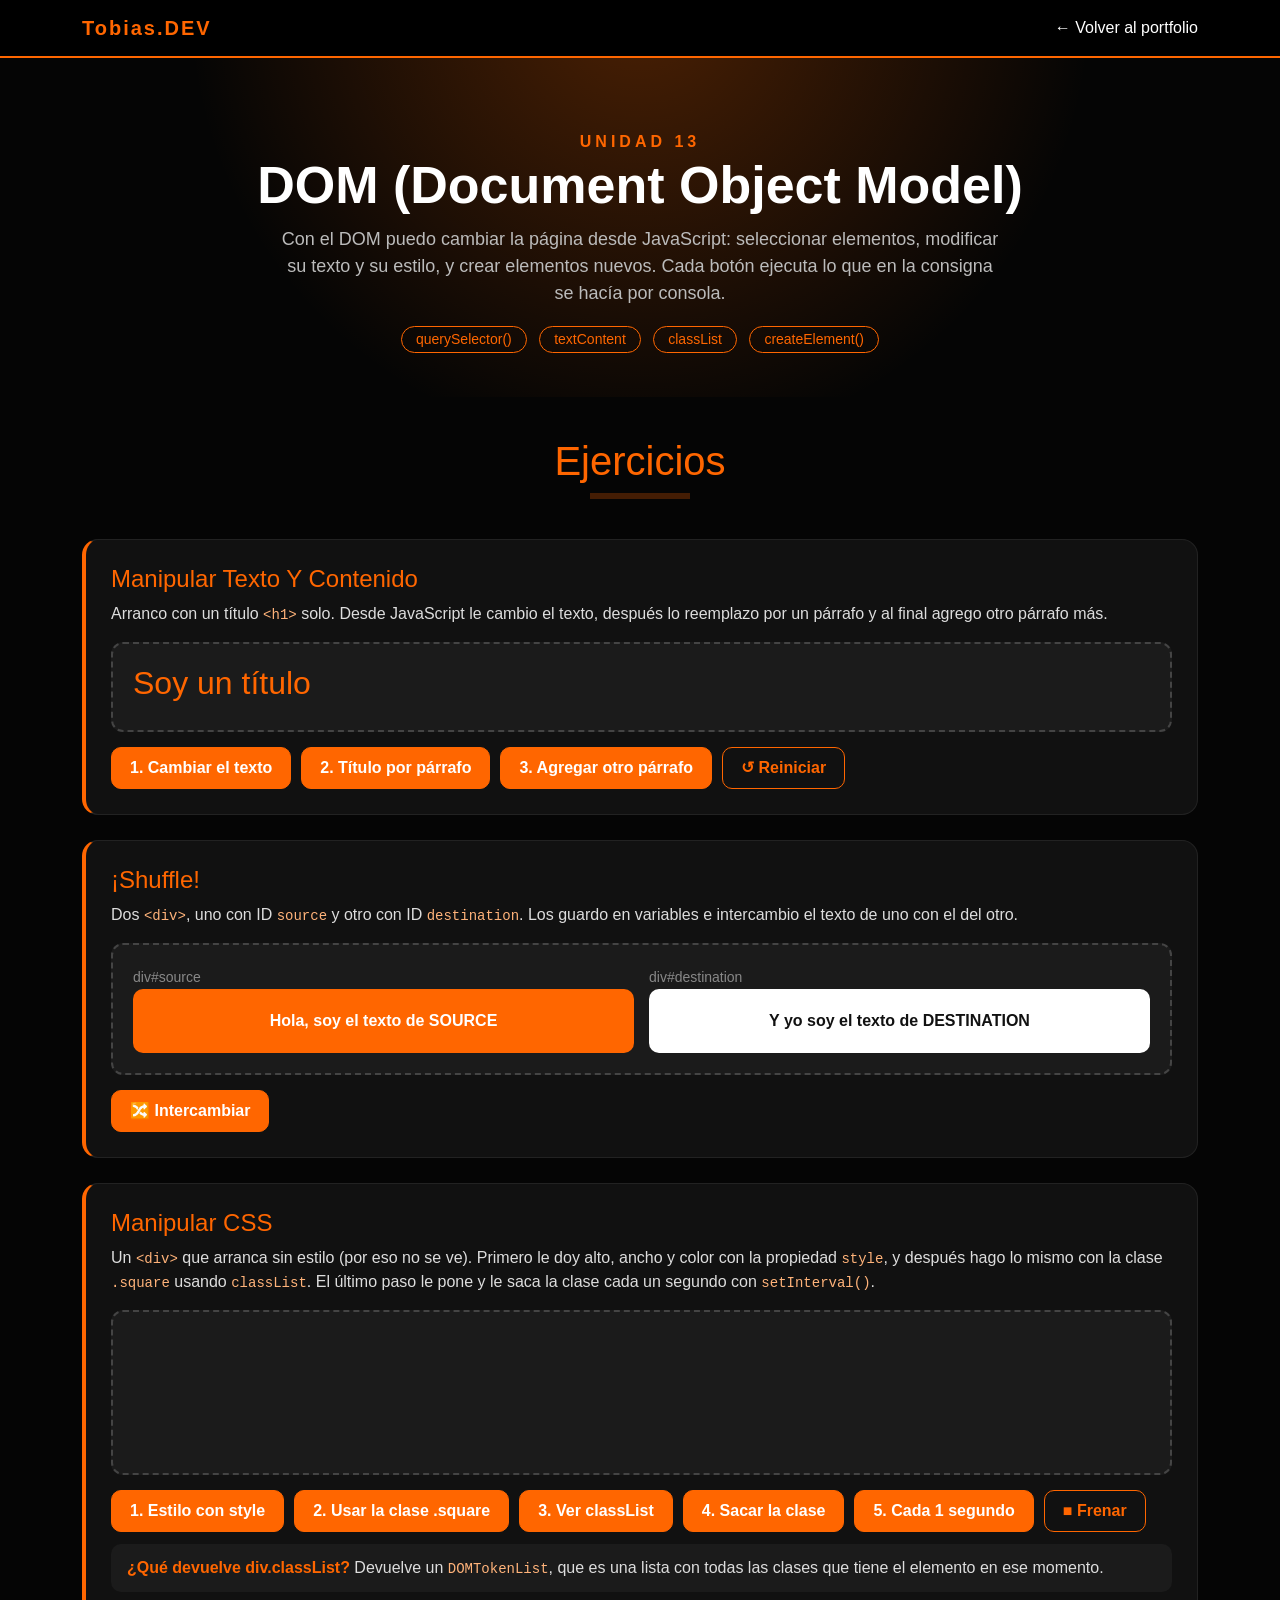
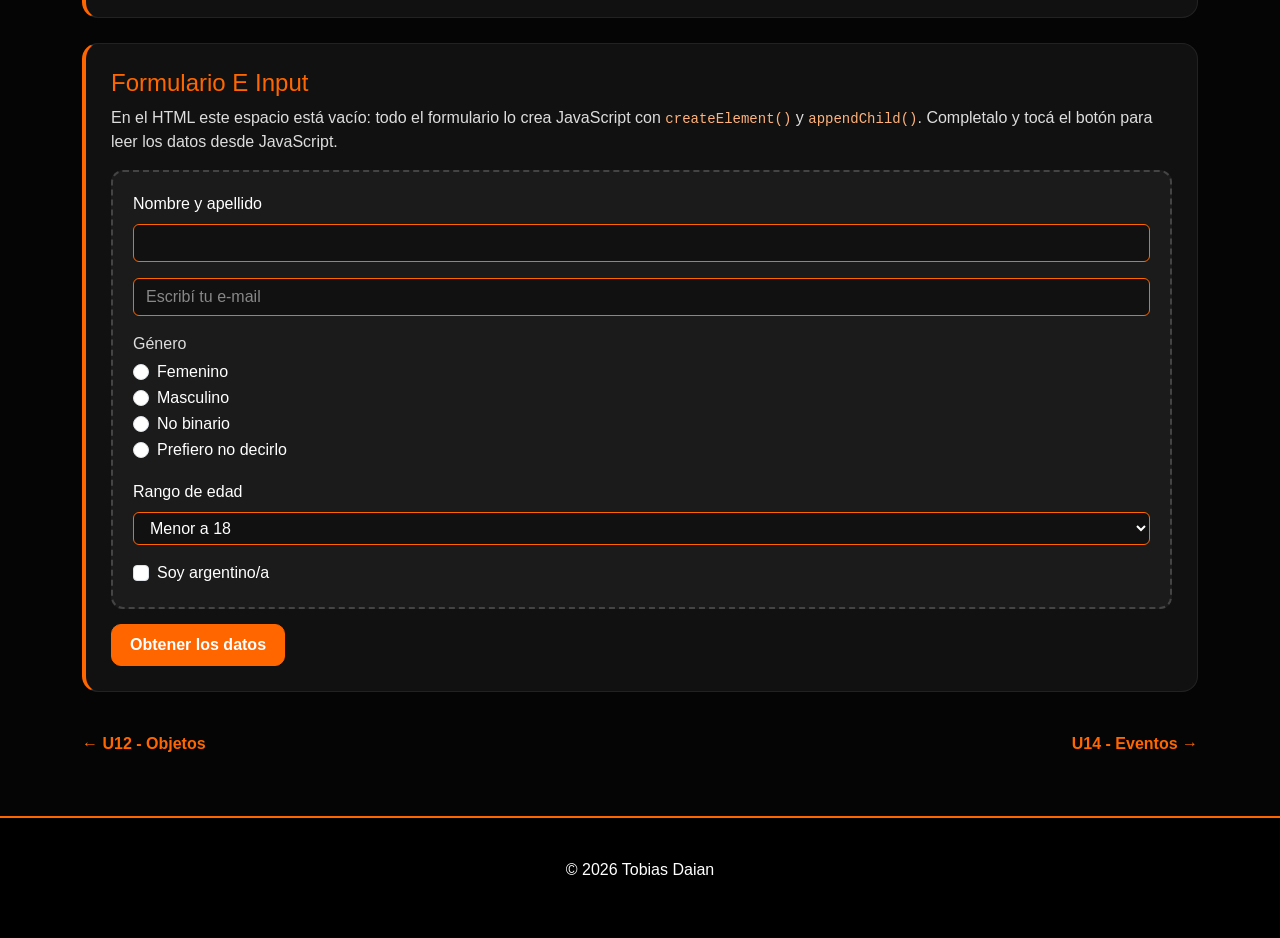
<file: U13/index.html>
<!DOCTYPE html>
<html lang="es">

<head>
    <meta charset="UTF-8">
    <meta name="viewport" content="width=device-width, initial-scale=1.0">

    <title>U13 - DOM (Document Object Model) | Tobias Daian</title>

    <!-- Bootstrap -->
    <link href="https://cdn.jsdelivr.net/npm/bootstrap@5.3.3/dist/css/bootstrap.min.css" rel="stylesheet">

    <!-- CSS del portfolio + CSS de las unidades -->
    <link rel="stylesheet" href="../css/style.css">
    <link rel="stylesheet" href="../css/unidades.css">
    <link rel="stylesheet" href="style.css">

</head>


<body>


<!-- NAVBAR -->

<nav class="navbar navbar-dark fixed-top">

<div class="container">

<a class="navbar-brand" href="../index.html">
    Tobias.DEV
</a>

<a class="volver" href="../index.html#portfolio">
    ← Volver al portfolio
</a>

</div>

</nav>



<!-- ENCABEZADO -->

<header class="unidad-header">

<div class="container">

<div class="unidad-numero">UNIDAD 13</div>

<h1>
DOM (Document Object Model)
</h1>

<p>
Con el DOM puedo cambiar la página desde JavaScript: seleccionar elementos, modificar su texto y su estilo, y crear elementos nuevos. Cada botón ejecuta lo que en la consigna se hacía por consola.
</p>

<span class="etiqueta">querySelector()</span>
<span class="etiqueta">textContent</span>
<span class="etiqueta">classList</span>
<span class="etiqueta">createElement()</span>

</div>

</header>



<!-- EJERCICIOS -->

<main class="container ejercicios">


<h2>
Ejercicios
</h2>

<hr>


<article class="ejercicio" data-codigo="cambiarTextoDelTitulo,cambiarTituloPorParrafo,agregarOtroParrafo">

<h3>
Manipular Texto Y Contenido
</h3>

<p>
Arranco con un título <code>&lt;h1&gt;</code> solo. Desde JavaScript le cambio el texto, después lo
reemplazo por un párrafo y al final agrego otro párrafo más.
</p>

<div class="escenario" id="escenario-texto"><h1>Soy un título</h1></div>

<div class="botones">
<button class="btn-ejecutar" data-ejecutar="cambiarTextoDelTitulo">1. Cambiar el texto</button>
<button class="btn-ejecutar" data-ejecutar="cambiarTituloPorParrafo">2. Título por párrafo</button>
<button class="btn-ejecutar" data-ejecutar="agregarOtroParrafo">3. Agregar otro párrafo</button>
<button class="btn-codigo" data-ejecutar="reiniciarTexto">↺ Reiniciar</button>
</div>

</article>


<article class="ejercicio" data-codigo="shuffle">

<h3>
¡Shuffle!
</h3>

<p>
Dos <code>&lt;div&gt;</code>, uno con ID <code>source</code> y otro con ID <code>destination</code>.
Los guardo en variables e intercambio el texto de uno con el del otro.
</p>

<div class="escenario dos-columnas">

<div class="caja">
<small>div#source</small>
<div id="source">Hola, soy el texto de SOURCE</div>
</div>

<div class="caja">
<small>div#destination</small>
<div id="destination">Y yo soy el texto de DESTINATION</div>
</div>

</div>

<div class="botones">
<button class="btn-ejecutar" data-ejecutar="shuffle">🔀 Intercambiar</button>
</div>

</article>


<article class="ejercicio" data-codigo="darEstiloConStyle,usarClaseSquare,verClassList,sacarClaseSquare,alternarSquare,empezarParpadeo,frenarParpadeo">

<h3>
Manipular CSS
</h3>

<p>
Un <code>&lt;div&gt;</code> que arranca sin estilo (por eso no se ve). Primero le doy alto, ancho y
color con la propiedad <code>style</code>, y después hago lo mismo con la clase <code>.square</code>
usando <code>classList</code>. El último paso le pone y le saca la clase cada un segundo con
<code>setInterval()</code>.
</p>

<div class="escenario escenario-cuadrado">
<div id="cuadrado"></div>
</div>

<div class="botones">
<button class="btn-ejecutar" data-ejecutar="darEstiloConStyle">1. Estilo con style</button>
<button class="btn-ejecutar" data-ejecutar="usarClaseSquare">2. Usar la clase .square</button>
<button class="btn-ejecutar" data-ejecutar="verClassList">3. Ver classList</button>
<button class="btn-ejecutar" data-ejecutar="sacarClaseSquare">4. Sacar la clase</button>
<button class="btn-ejecutar" data-ejecutar="empezarParpadeo">5. Cada 1 segundo</button>
<button class="btn-codigo" data-ejecutar="frenarParpadeo">■ Frenar</button>
</div>

<div class="respuesta">
<p class="mb-0">
<strong>¿Qué devuelve div.classList?</strong> Devuelve un <code>DOMTokenList</code>, que es una lista
con todas las clases que tiene el elemento en ese momento.
</p>
</div>

</article>


<article class="ejercicio" data-codigo="crearFormulario,obtenerDatosDelFormulario">

<h3>
Formulario E Input
</h3>

<p>
En el HTML este espacio está vacío: todo el formulario lo crea JavaScript con
<code>createElement()</code> y <code>appendChild()</code>. Completalo y tocá el botón para leer los
datos desde JavaScript.
</p>

<div class="escenario" id="escenario-formulario"></div>

<div class="botones">
<button class="btn-ejecutar" data-ejecutar="obtenerDatosDelFormulario">Obtener los datos</button>
</div>

</article>


<div class="entre-unidades">
<a href="../U12/index.html">← U12 - Objetos</a>
<a href="../U14/index.html">U14 - Eventos →</a>
</div>

</main>



<!-- FOOTER -->

<footer>

<p>
© 2026 Tobias Daian
</p>

</footer>


<!-- Primero mis ejercicios, después el ayudante que arma los botones -->
<script src="script.js"></script>
<script src="../js/unidad.js"></script>

</body>

</html>
</file>
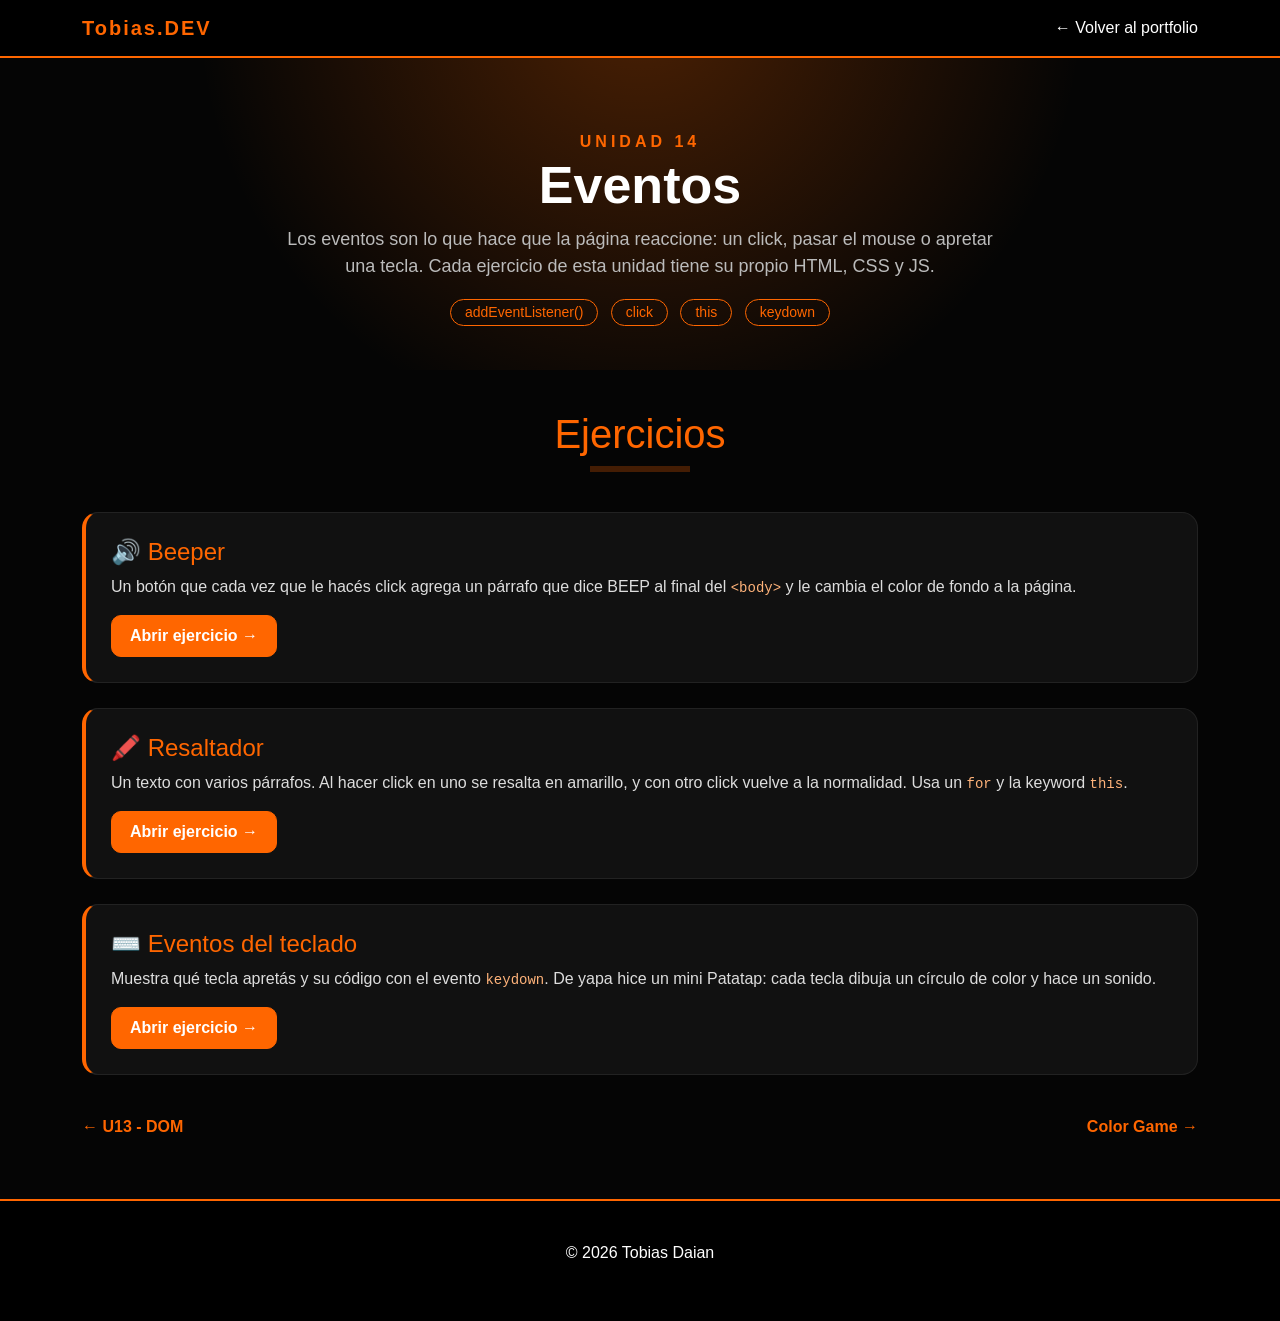
<file: U14/index.html>
<!DOCTYPE html>
<html lang="es">

<head>
    <meta charset="UTF-8">
    <meta name="viewport" content="width=device-width, initial-scale=1.0">

    <title>U14 - Eventos | Tobias Daian</title>

    <!-- Bootstrap -->
    <link href="https://cdn.jsdelivr.net/npm/bootstrap@5.3.3/dist/css/bootstrap.min.css" rel="stylesheet">

    <!-- CSS del portfolio + CSS de las unidades -->
    <link rel="stylesheet" href="../css/style.css">
    <link rel="stylesheet" href="../css/unidades.css">

</head>


<body>


<!-- NAVBAR -->

<nav class="navbar navbar-dark fixed-top">

<div class="container">

<a class="navbar-brand" href="../index.html">
    Tobias.DEV
</a>

<a class="volver" href="../index.html#portfolio">
    ← Volver al portfolio
</a>

</div>

</nav>



<!-- ENCABEZADO -->

<header class="unidad-header">

<div class="container">

<div class="unidad-numero">UNIDAD 14</div>

<h1>
Eventos
</h1>

<p>
Los eventos son lo que hace que la página reaccione: un click, pasar el mouse o apretar una tecla. Cada ejercicio de esta unidad tiene su propio HTML, CSS y JS.
</p>

<span class="etiqueta">addEventListener()</span>
<span class="etiqueta">click</span>
<span class="etiqueta">this</span>
<span class="etiqueta">keydown</span>

</div>

</header>



<!-- EJERCICIOS -->

<main class="container ejercicios">


<h2>
Ejercicios
</h2>

<hr>


<article class="ejercicio sin-botones">

<h3>
🔊 Beeper
</h3>

<p>
Un botón que cada vez que le hacés click agrega un párrafo que dice BEEP al final del <code>&lt;body&gt;</code> y le cambia el color de fondo a la página.
</p>

<div class="botones">
<a class="btn-ejecutar" href="beeper.html">Abrir ejercicio →</a>
</div>

</article>


<article class="ejercicio sin-botones">

<h3>
🖍️ Resaltador
</h3>

<p>
Un texto con varios párrafos. Al hacer click en uno se resalta en amarillo, y con otro click vuelve a la normalidad. Usa un <code>for</code> y la keyword <code>this</code>.
</p>

<div class="botones">
<a class="btn-ejecutar" href="resaltador.html">Abrir ejercicio →</a>
</div>

</article>


<article class="ejercicio sin-botones">

<h3>
⌨️ Eventos del teclado
</h3>

<p>
Muestra qué tecla apretás y su código con el evento <code>keydown</code>. De yapa hice un mini Patatap: cada tecla dibuja un círculo de color y hace un sonido.
</p>

<div class="botones">
<a class="btn-ejecutar" href="teclado.html">Abrir ejercicio →</a>
</div>

</article>


<div class="entre-unidades">
<a href="../U13/index.html">← U13 - DOM</a>
<a href="../ColorGame/index.html">Color Game →</a>
</div>

</main>



<!-- FOOTER -->

<footer>

<p>
© 2026 Tobias Daian
</p>

</footer>



</body>

</html>
</file>
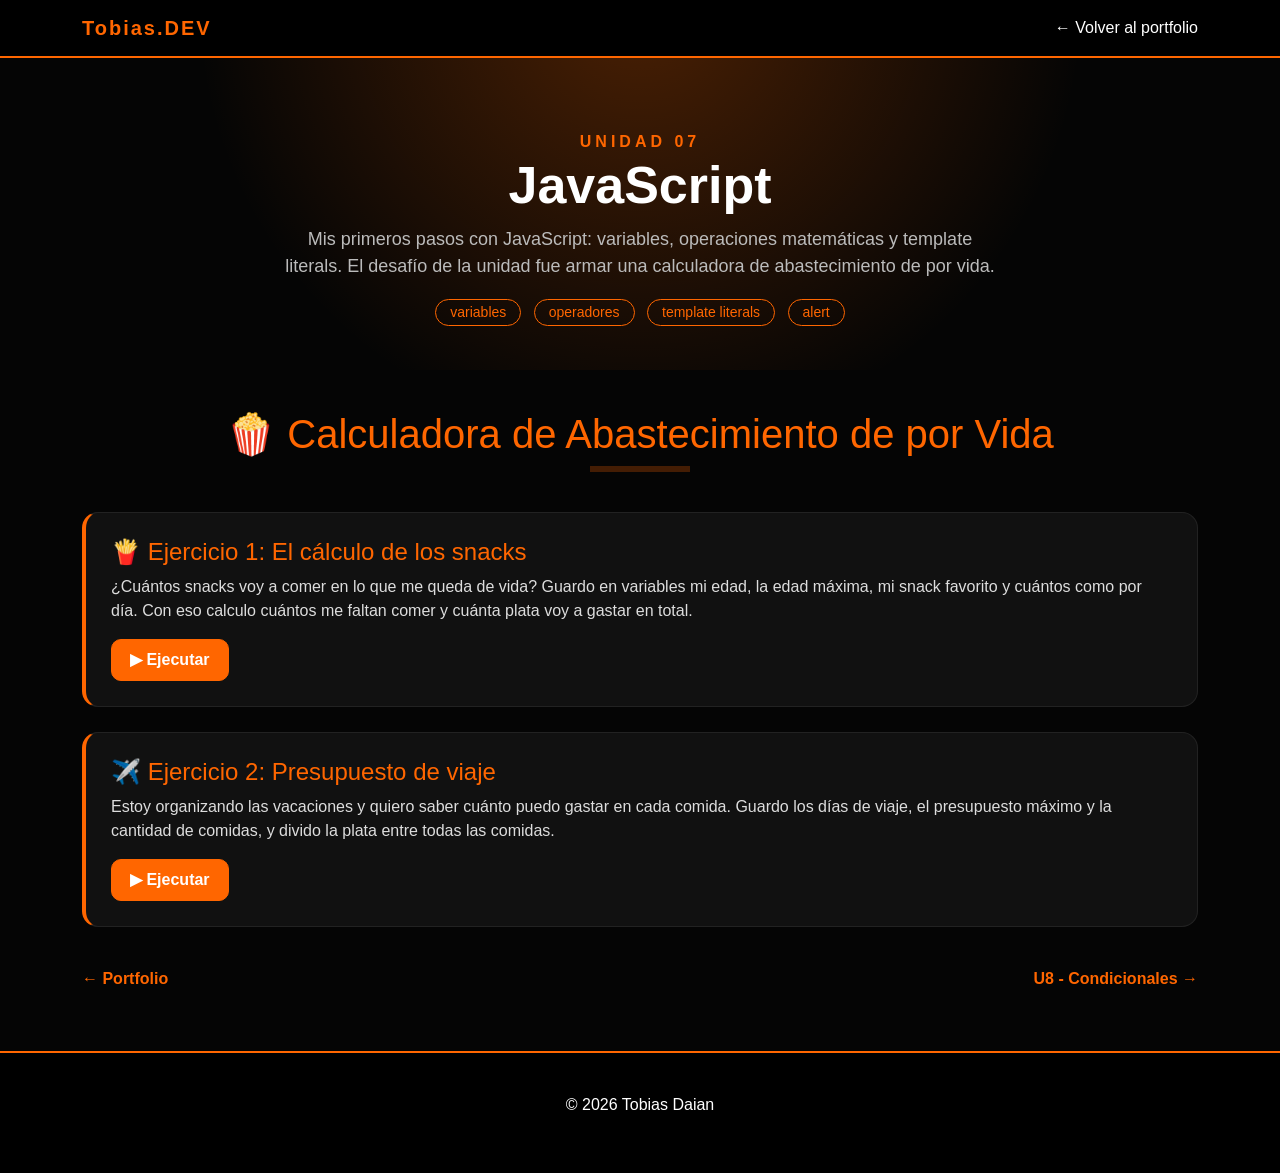
<file: U7/index.html>
<!DOCTYPE html>
<html lang="es">

<head>
    <meta charset="UTF-8">
    <meta name="viewport" content="width=device-width, initial-scale=1.0">

    <title>U7 - JavaScript | Tobias Daian</title>

    <!-- Bootstrap -->
    <link href="https://cdn.jsdelivr.net/npm/bootstrap@5.3.3/dist/css/bootstrap.min.css" rel="stylesheet">

    <!-- CSS del portfolio + CSS de las unidades -->
    <link rel="stylesheet" href="../css/style.css">
    <link rel="stylesheet" href="../css/unidades.css">

</head>


<body>


<!-- NAVBAR -->

<nav class="navbar navbar-dark fixed-top">

<div class="container">

<a class="navbar-brand" href="../index.html">
    Tobias.DEV
</a>

<a class="volver" href="../index.html#portfolio">
    ← Volver al portfolio
</a>

</div>

</nav>



<!-- ENCABEZADO -->

<header class="unidad-header">

<div class="container">

<div class="unidad-numero">UNIDAD 07</div>

<h1>
JavaScript
</h1>

<p>
Mis primeros pasos con JavaScript: variables, operaciones matemáticas y template literals. El desafío de la unidad fue armar una calculadora de abastecimiento de por vida.
</p>

<span class="etiqueta">variables</span>
<span class="etiqueta">operadores</span>
<span class="etiqueta">template literals</span>
<span class="etiqueta">alert</span>

</div>

</header>



<!-- EJERCICIOS -->

<main class="container ejercicios">


<h2>
🍿 Calculadora de Abastecimiento de por Vida
</h2>

<hr>


<article class="ejercicio" data-fn="calcularSnacks">

<h3>
🍟 Ejercicio 1: El cálculo de los snacks
</h3>

<p>
¿Cuántos snacks voy a comer en lo que me queda de vida? Guardo en variables mi edad, la edad máxima,
mi snack favorito y cuántos como por día. Con eso calculo cuántos me faltan comer y cuánta plata
voy a gastar en total.
</p>

</article>


<article class="ejercicio" data-fn="presupuestoDeViaje">

<h3>
✈️ Ejercicio 2: Presupuesto de viaje
</h3>

<p>
Estoy organizando las vacaciones y quiero saber cuánto puedo gastar en cada comida. Guardo los días
de viaje, el presupuesto máximo y la cantidad de comidas, y divido la plata entre todas las comidas.
</p>

</article>


<div class="entre-unidades">
<a href="../index.html#portfolio">← Portfolio</a>
<a href="../U8/index.html">U8 - Condicionales →</a>
</div>

</main>



<!-- FOOTER -->

<footer>

<p>
© 2026 Tobias Daian
</p>

</footer>


<!-- Primero mis ejercicios, después el ayudante que arma los botones -->
<script src="script.js"></script>
<script src="../js/unidad.js"></script>

</body>

</html>
</file>
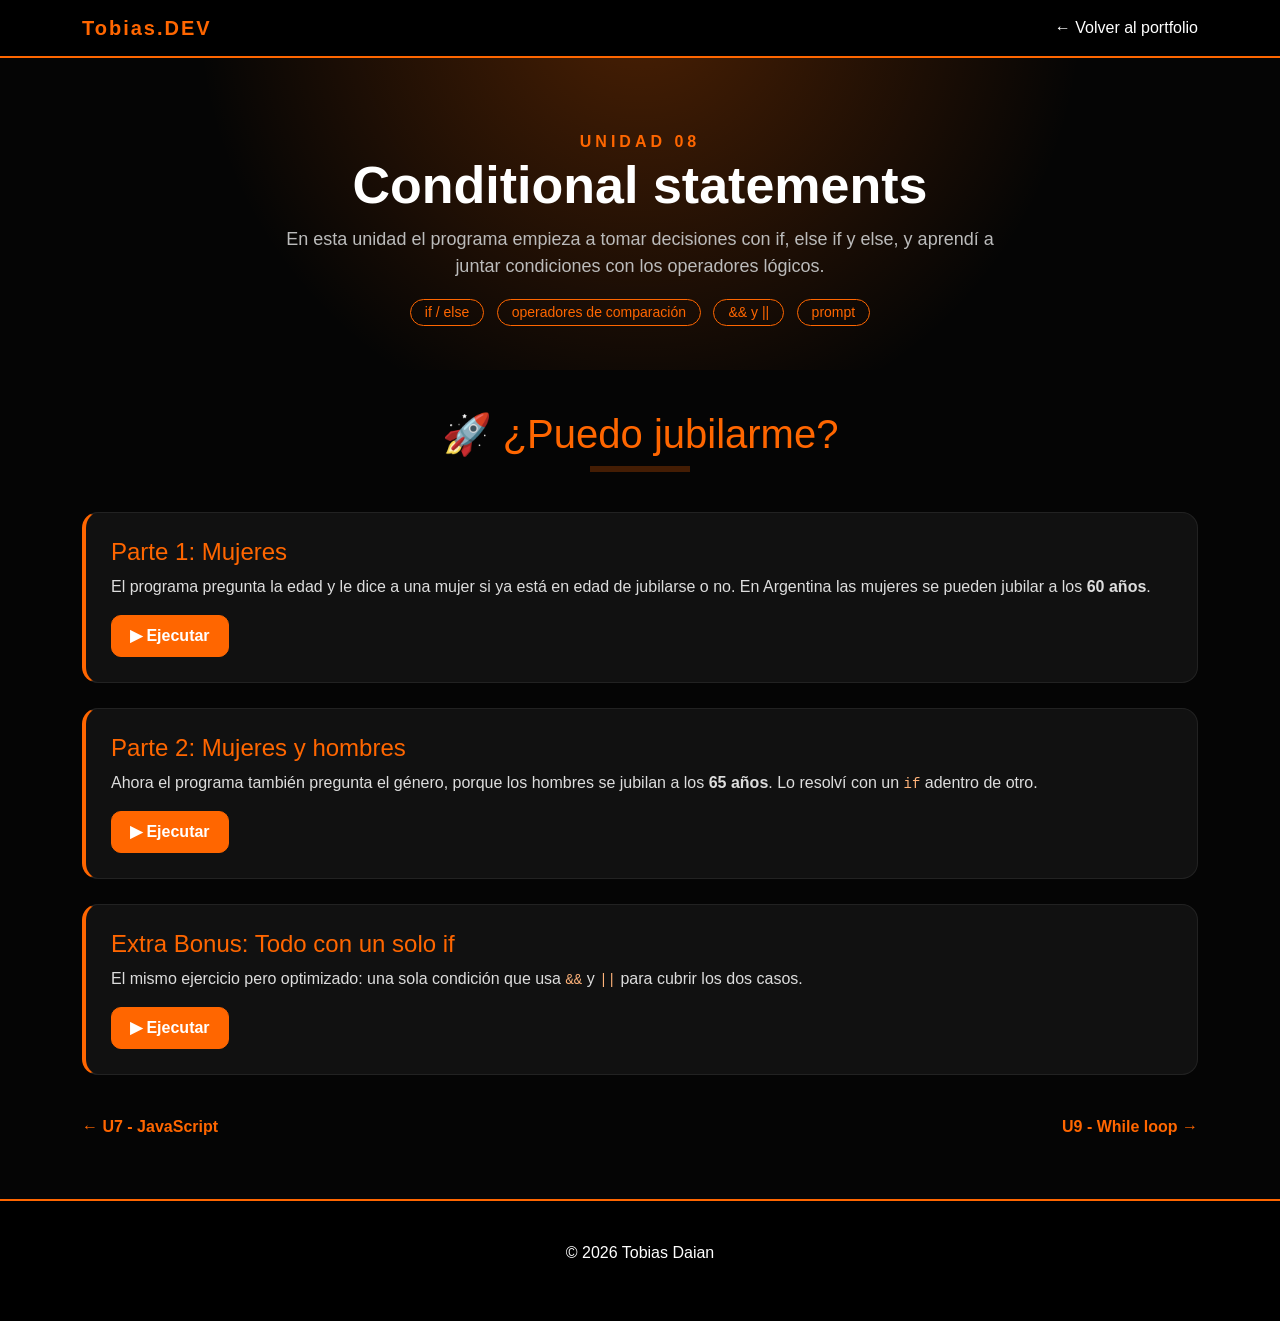
<file: U8/index.html>
<!DOCTYPE html>
<html lang="es">

<head>
    <meta charset="UTF-8">
    <meta name="viewport" content="width=device-width, initial-scale=1.0">

    <title>U8 - Conditional statements | Tobias Daian</title>

    <!-- Bootstrap -->
    <link href="https://cdn.jsdelivr.net/npm/bootstrap@5.3.3/dist/css/bootstrap.min.css" rel="stylesheet">

    <!-- CSS del portfolio + CSS de las unidades -->
    <link rel="stylesheet" href="../css/style.css">
    <link rel="stylesheet" href="../css/unidades.css">

</head>


<body>


<!-- NAVBAR -->

<nav class="navbar navbar-dark fixed-top">

<div class="container">

<a class="navbar-brand" href="../index.html">
    Tobias.DEV
</a>

<a class="volver" href="../index.html#portfolio">
    ← Volver al portfolio
</a>

</div>

</nav>



<!-- ENCABEZADO -->

<header class="unidad-header">

<div class="container">

<div class="unidad-numero">UNIDAD 08</div>

<h1>
Conditional statements
</h1>

<p>
En esta unidad el programa empieza a tomar decisiones con if, else if y else, y aprendí a juntar condiciones con los operadores lógicos.
</p>

<span class="etiqueta">if / else</span>
<span class="etiqueta">operadores de comparación</span>
<span class="etiqueta">&& y ||</span>
<span class="etiqueta">prompt</span>

</div>

</header>



<!-- EJERCICIOS -->

<main class="container ejercicios">


<h2>
🚀 ¿Puedo jubilarme?
</h2>

<hr>


<article class="ejercicio" data-fn="jubilacionMujeres">

<h3>
Parte 1: Mujeres
</h3>

<p>
El programa pregunta la edad y le dice a una mujer si ya está en edad de jubilarse o no.
En Argentina las mujeres se pueden jubilar a los <strong>60 años</strong>.
</p>

</article>


<article class="ejercicio" data-fn="jubilacionMujeresYHombres">

<h3>
Parte 2: Mujeres y hombres
</h3>

<p>
Ahora el programa también pregunta el género, porque los hombres se jubilan a los
<strong>65 años</strong>. Lo resolví con un <code>if</code> adentro de otro.
</p>

</article>


<article class="ejercicio" data-fn="jubilacionConUnSoloIf">

<h3>
Extra Bonus: Todo con un solo if
</h3>

<p>
El mismo ejercicio pero optimizado: una sola condición que usa <code>&amp;&amp;</code> y
<code>||</code> para cubrir los dos casos.
</p>

</article>


<div class="entre-unidades">
<a href="../U7/index.html">← U7 - JavaScript</a>
<a href="../U9/index.html">U9 - While loop →</a>
</div>

</main>



<!-- FOOTER -->

<footer>

<p>
© 2026 Tobias Daian
</p>

</footer>


<!-- Primero mis ejercicios, después el ayudante que arma los botones -->
<script src="script.js"></script>
<script src="../js/unidad.js"></script>

</body>

</html>
</file>
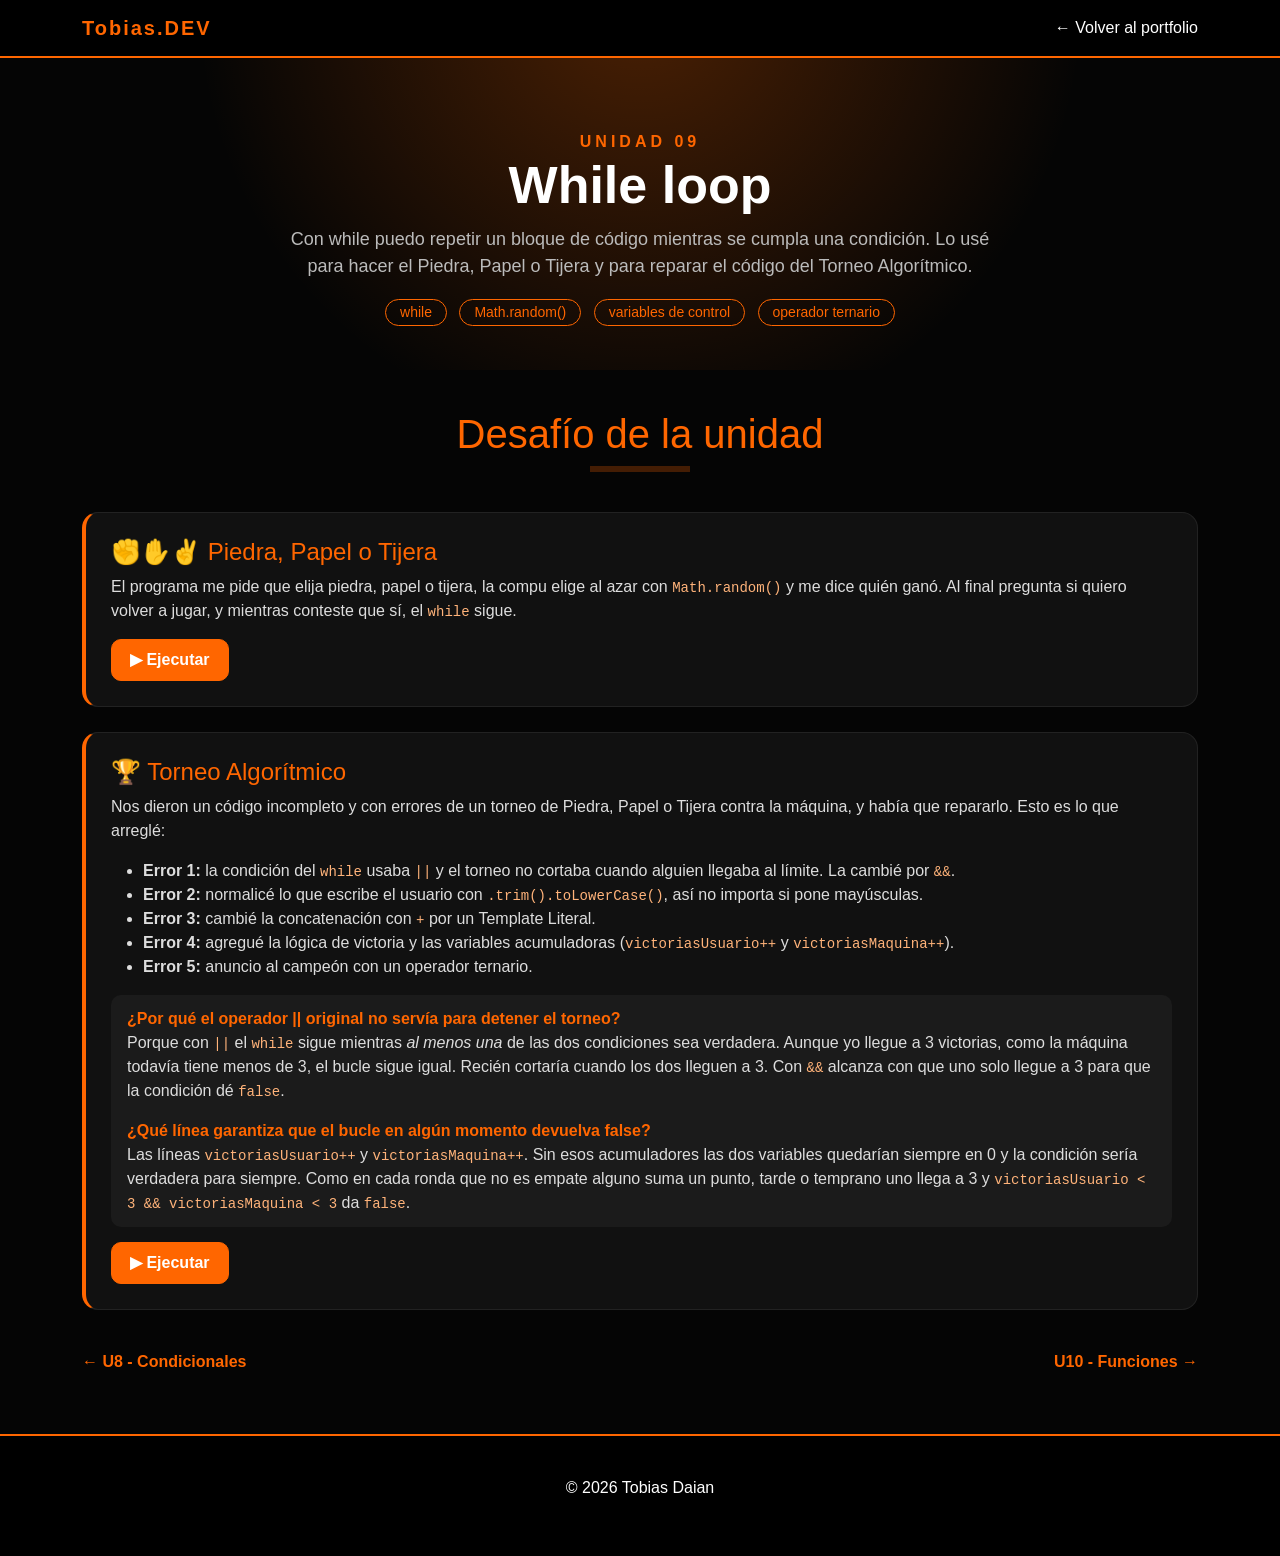
<file: U9/index.html>
<!DOCTYPE html>
<html lang="es">

<head>
    <meta charset="UTF-8">
    <meta name="viewport" content="width=device-width, initial-scale=1.0">

    <title>U9 - While loop | Tobias Daian</title>

    <!-- Bootstrap -->
    <link href="https://cdn.jsdelivr.net/npm/bootstrap@5.3.3/dist/css/bootstrap.min.css" rel="stylesheet">

    <!-- CSS del portfolio + CSS de las unidades -->
    <link rel="stylesheet" href="../css/style.css">
    <link rel="stylesheet" href="../css/unidades.css">

</head>


<body>


<!-- NAVBAR -->

<nav class="navbar navbar-dark fixed-top">

<div class="container">

<a class="navbar-brand" href="../index.html">
    Tobias.DEV
</a>

<a class="volver" href="../index.html#portfolio">
    ← Volver al portfolio
</a>

</div>

</nav>



<!-- ENCABEZADO -->

<header class="unidad-header">

<div class="container">

<div class="unidad-numero">UNIDAD 09</div>

<h1>
While loop
</h1>

<p>
Con while puedo repetir un bloque de código mientras se cumpla una condición. Lo usé para hacer el Piedra, Papel o Tijera y para reparar el código del Torneo Algorítmico.
</p>

<span class="etiqueta">while</span>
<span class="etiqueta">Math.random()</span>
<span class="etiqueta">variables de control</span>
<span class="etiqueta">operador ternario</span>

</div>

</header>



<!-- EJERCICIOS -->

<main class="container ejercicios">


<h2>
Desafío de la unidad
</h2>

<hr>


<article class="ejercicio" data-fn="piedraPapelOTijera">

<h3>
✊✋✌️ Piedra, Papel o Tijera
</h3>

<p>
El programa me pide que elija piedra, papel o tijera, la compu elige al azar con
<code>Math.random()</code> y me dice quién ganó. Al final pregunta si quiero volver a jugar,
y mientras conteste que sí, el <code>while</code> sigue.
</p>

</article>


<article class="ejercicio" data-fn="torneoAlgoritmico">

<h3>
🏆 Torneo Algorítmico
</h3>

<p>
Nos dieron un código incompleto y con errores de un torneo de Piedra, Papel o Tijera contra la
máquina, y había que repararlo. Esto es lo que arreglé:
</p>

<ul>
<li><strong>Error 1:</strong> la condición del <code>while</code> usaba <code>||</code> y el torneo no cortaba cuando alguien llegaba al límite. La cambié por <code>&amp;&amp;</code>.</li>
<li><strong>Error 2:</strong> normalicé lo que escribe el usuario con <code>.trim().toLowerCase()</code>, así no importa si pone mayúsculas.</li>
<li><strong>Error 3:</strong> cambié la concatenación con <code>+</code> por un Template Literal.</li>
<li><strong>Error 4:</strong> agregué la lógica de victoria y las variables acumuladoras (<code>victoriasUsuario++</code> y <code>victoriasMaquina++</code>).</li>
<li><strong>Error 5:</strong> anuncio al campeón con un operador ternario.</li>
</ul>

<div class="respuesta">
<p>
<strong>¿Por qué el operador || original no servía para detener el torneo?</strong><br>
Porque con <code>||</code> el <code>while</code> sigue mientras <em>al menos una</em> de las dos condiciones
sea verdadera. Aunque yo llegue a 3 victorias, como la máquina todavía tiene menos de 3, el bucle
sigue igual. Recién cortaría cuando los dos lleguen a 3. Con <code>&amp;&amp;</code> alcanza con que
uno solo llegue a 3 para que la condición dé <code>false</code>.
</p>

<p class="mb-0">
<strong>¿Qué línea garantiza que el bucle en algún momento devuelva false?</strong><br>
Las líneas <code>victoriasUsuario++</code> y <code>victoriasMaquina++</code>. Sin esos acumuladores
las dos variables quedarían siempre en 0 y la condición sería verdadera para siempre. Como en cada
ronda que no es empate alguno suma un punto, tarde o temprano uno llega a 3 y
<code>victoriasUsuario &lt; 3 &amp;&amp; victoriasMaquina &lt; 3</code> da <code>false</code>.
</p>
</div>

</article>


<div class="entre-unidades">
<a href="../U8/index.html">← U8 - Condicionales</a>
<a href="../U10/index.html">U10 - Funciones →</a>
</div>

</main>



<!-- FOOTER -->

<footer>

<p>
© 2026 Tobias Daian
</p>

</footer>


<!-- Primero mis ejercicios, después el ayudante que arma los botones -->
<script src="script.js"></script>
<script src="../js/unidad.js"></script>

</body>

</html>
</file>
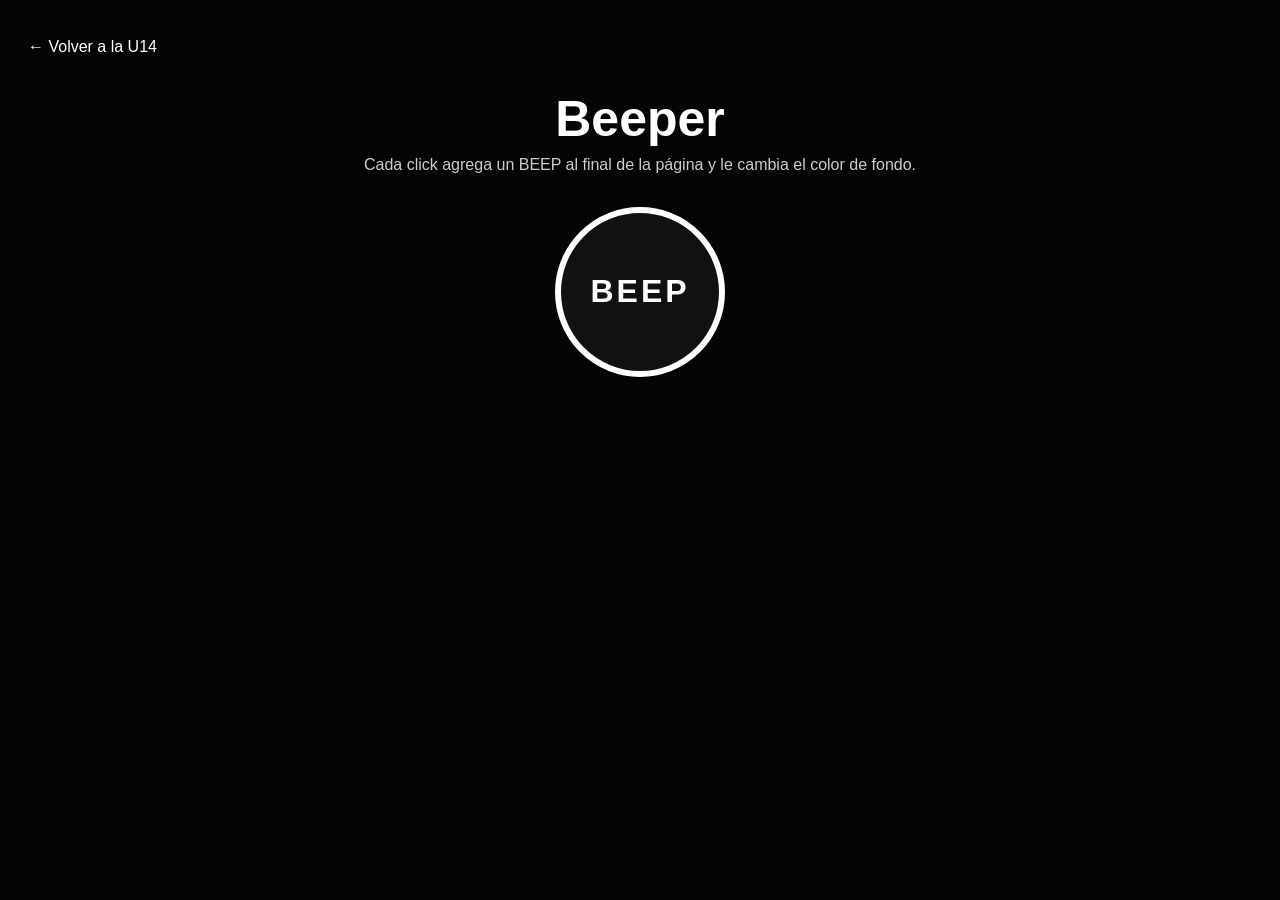
<file: U14/beeper.html>
<!DOCTYPE html>
<html lang="es">

<head>
    <meta charset="UTF-8">
    <meta name="viewport" content="width=device-width, initial-scale=1.0">

    <title>Beeper | U14 - Eventos</title>

    <link rel="stylesheet" href="beeper.css">

</head>


<body>

<a class="volver" href="index.html">← Volver a la U14</a>

<h1>
Beeper
</h1>

<p class="consigna">
Cada click agrega un BEEP al final de la página y le cambia el color de fondo.
</p>

<button id="beep">BEEP</button>

<script src="beeper.js"></script>

</body>

</html>
</file>
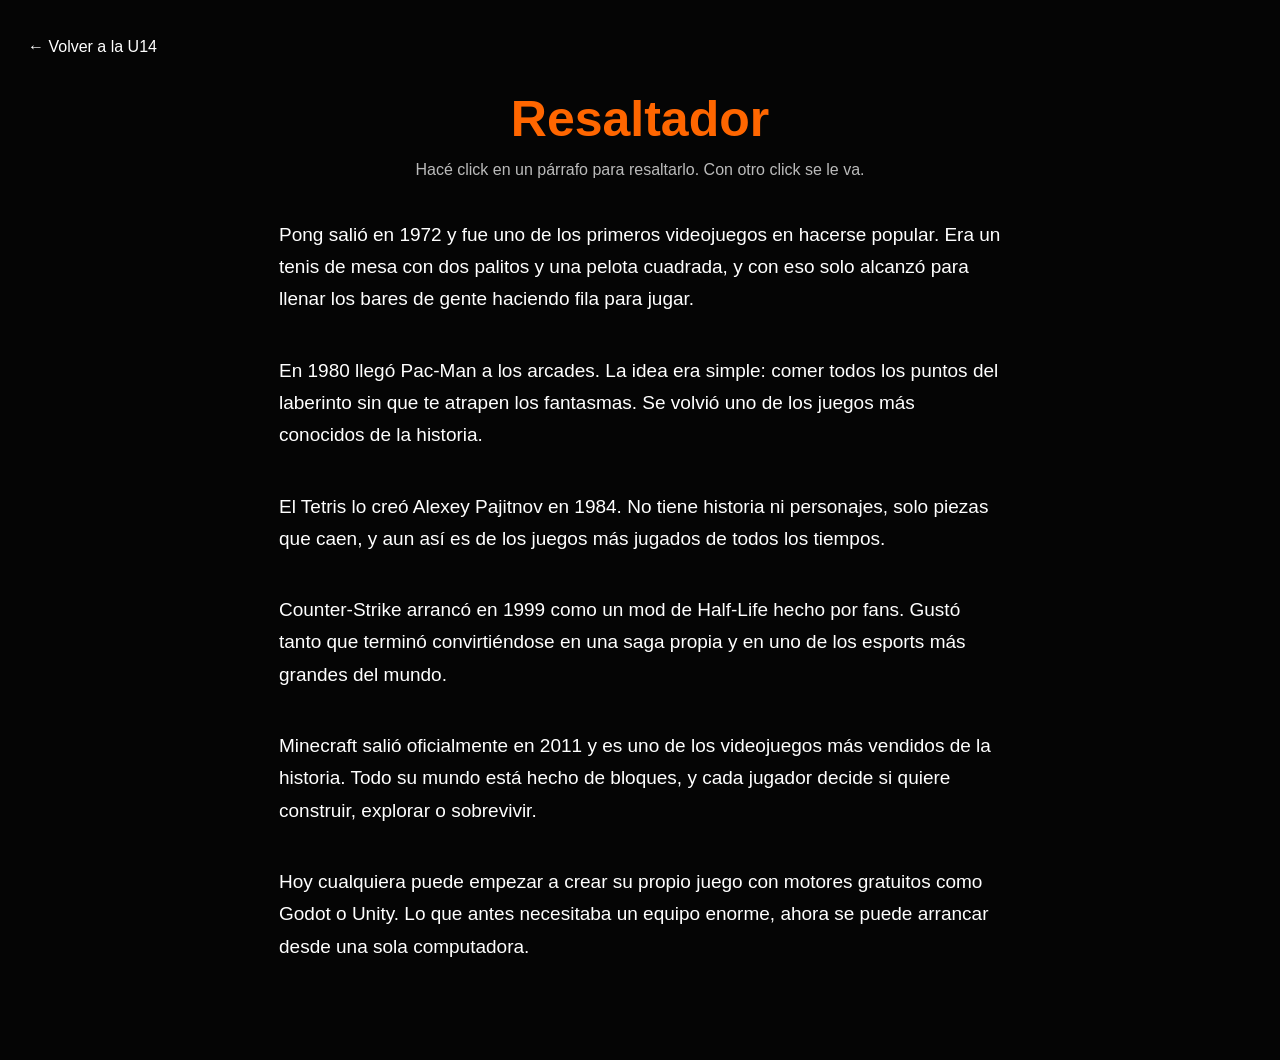
<file: U14/resaltador.html>
<!DOCTYPE html>
<html lang="es">

<head>
    <meta charset="UTF-8">
    <meta name="viewport" content="width=device-width, initial-scale=1.0">

    <title>Resaltador | U14 - Eventos</title>

    <link rel="stylesheet" href="resaltador.css">

</head>


<body>

<a class="volver" href="index.html">← Volver a la U14</a>

<h1>
Resaltador
</h1>

<h2>
Hacé click en un párrafo para resaltarlo. Con otro click se le va.
</h2>


<div class="texto">

<p>
Pong salió en 1972 y fue uno de los primeros videojuegos en hacerse popular. Era un tenis de mesa
con dos palitos y una pelota cuadrada, y con eso solo alcanzó para llenar los bares de gente
haciendo fila para jugar.
</p>

<p>
En 1980 llegó Pac-Man a los arcades. La idea era simple: comer todos los puntos del laberinto sin
que te atrapen los fantasmas. Se volvió uno de los juegos más conocidos de la historia.
</p>

<p>
El Tetris lo creó Alexey Pajitnov en 1984. No tiene historia ni personajes, solo piezas que caen,
y aun así es de los juegos más jugados de todos los tiempos.
</p>

<p>
Counter-Strike arrancó en 1999 como un mod de Half-Life hecho por fans. Gustó tanto que terminó
convirtiéndose en una saga propia y en uno de los esports más grandes del mundo.
</p>

<p>
Minecraft salió oficialmente en 2011 y es uno de los videojuegos más vendidos de la historia. Todo su mundo
está hecho de bloques, y cada jugador decide si quiere construir, explorar o sobrevivir.
</p>

<p>
Hoy cualquiera puede empezar a crear su propio juego con motores gratuitos como Godot o Unity.
Lo que antes necesitaba un equipo enorme, ahora se puede arrancar desde una sola computadora.
</p>

</div>


<script src="resaltador.js"></script>

</body>

</html>
</file>
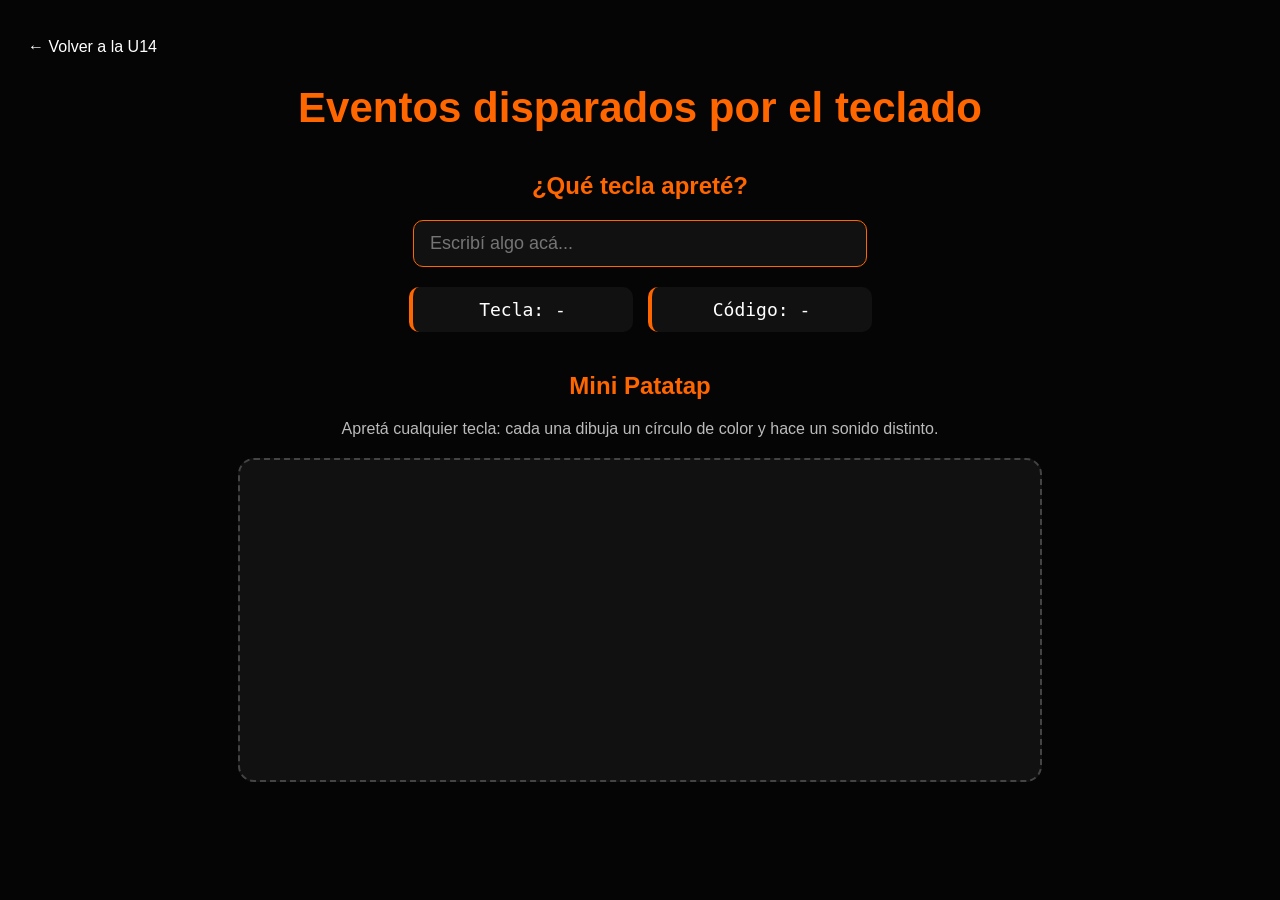
<file: U14/teclado.html>
<!DOCTYPE html>
<html lang="es">

<head>
    <meta charset="UTF-8">
    <meta name="viewport" content="width=device-width, initial-scale=1.0">

    <title>Eventos del teclado | U14 - Eventos</title>

    <link rel="stylesheet" href="teclado.css">

</head>


<body>

<a class="volver" href="index.html">← Volver a la U14</a>

<h1>
Eventos disparados por el teclado
</h1>


<section>

<h2>
¿Qué tecla apreté?
</h2>

<input type="text" id="input" placeholder="Escribí algo acá...">

<div class="datos">
<label id="string">Tecla: -</label>
<label id="code">Código: -</label>
</div>

</section>


<section>

<h2>
Mini Patatap
</h2>

<p>
Apretá cualquier tecla: cada una dibuja un círculo de color y hace un sonido distinto.
</p>

<div id="escenario"></div>

</section>


<script src="teclado.js"></script>

</body>

</html>
</file>
<file: css/style.css>
*{
    scroll-behavior:smooth;
}


body{

    background:#050505;
    color:white;
    font-family:'Segoe UI', sans-serif;

}



.navbar{

    background:#000;
    border-bottom:2px solid #ff6600;

}


.navbar-brand{

    color:#ff6600!important;
    font-weight:900;
    letter-spacing:2px;

}



.nav-link{

    color:white!important;
    transition:.3s;

}


.nav-link:hover{

    color:#ff6600!important;

}






/* HEADER */


.hero{

    height:100vh;
    display:flex;
    align-items:center;
    text-align:center;

    background:
    linear-gradient(
    rgba(0,0,0,.8),
    rgba(0,0,0,.9)
    );

}



.perfil{

    width:220px;
    height:220px;
    border-radius:50%;
    border:5px solid #ff6600;
    object-fit:cover;

}



.hero h1{

    font-size:60px;
    color:#ff6600;
    font-weight:900;

}




.btn-warning{

    background:#ff6600;
    border:none;
    color:white;
    font-weight:bold;

}


.btn-warning:hover{

    background:#ff3300;

}





section{

    padding:80px 0;

}



h2{

    color:#ff6600;
    text-align:center;
    font-size:40px;

}



hr{

    width:100px;
    border:3px solid #ff6600;
    margin:auto;
    margin-bottom:40px;

}







/* PROYECTOS */


.proyecto{

    width:100%;
    height:250px;
    object-fit:cover;

    border-radius:20px;

    border:2px solid #ff6600;

    transition:.4s;

}



.proyecto:hover{

    transform:scale(1.05);
    box-shadow:0 0 25px #ff6600;

}



#portfolio h4{

    margin-top:20px;
    color:#ff6600;

}





/* ABOUT */


#about p{

    text-align:center;
    font-size:20px;
    line-height:2;

}







/* CONTACTO */


.form-control{

    background:#111;
    border:1px solid #ff6600;
    color:white;

}


.form-control:focus{

    background:#111;
    color:white;
    box-shadow:0 0 10px #ff6600;

}







/* FOOTER */


footer{

    text-align:center;
    background:#000;
    padding:40px;
    border-top:2px solid #ff6600;

}



.redes a{

    color:#ff6600;
    font-size:30px;
    margin:15px;

}



.redes a:hover{

    color:white;

}







@media(max-width:768px){

.hero h1{

font-size:40px;

}


.perfil{

width:160px;
height:160px;

}


}
</file>
<file: ColorGame/style.css>
body{

    background-color:#232323;
    margin:0;
    font-family:'Segoe UI', sans-serif;

}


.volver{

    position:absolute;
    top:12px;
    left:16px;
    color:white;
    text-decoration:none;
    font-size:14px;
    opacity:.8;

}


.volver:hover{

    opacity:1;

}



/* TÍTULO */

#h1{

    margin:0;
    padding:35px 0 25px;
    text-align:center;
    color:white;
    font-weight:normal;
    text-transform:uppercase;
    line-height:1.2;
    letter-spacing:2px;
    text-shadow:0 2px 6px rgba(0,0,0,.5);
    transition:background-color .6s;

}


#colorDisplay{

    font-size:180%;
    font-weight:900;

}



/* BARRA DE BOTONES */

#stripe{

    display:flex;
    justify-content:center;
    align-items:center;
    height:36px;
    background-color:white;

}


button{

    height:100%;
    padding:0 14px;
    background-color:inherit;
    color:#ff6600;
    border:none;
    outline:none;
    font-family:inherit;
    font-size:14px;
    font-weight:700;
    text-transform:uppercase;
    letter-spacing:1px;
    cursor:pointer;
    transition:all .3s;

}


button:hover{

    background-color:#ff6600;
    color:white;

}


.selected{

    background-color:#ff6600;
    color:white;

}


/* Tiene ancho fijo para que el mensaje no mueva los botones cuando aparece */

#message{

    width:200px;
    text-align:center;
    color:#232323;
    font-weight:700;

}



/* CUADRADOS */

.container{

    display:grid;
    grid-template-columns:repeat(3, 1fr);
    gap:20px;
    max-width:600px;
    margin:25px auto;
    padding:0 20px;

}


.square{

    aspect-ratio:1;
    background-color:white;
    border-radius:15%;
    cursor:pointer;

    /* así el cuadrado equivocado desaparece de a poco */
    transition:background-color .6s;

}



/* En el celular el mensaje va en un renglón propio, abajo de los botones */

@media(max-width:520px){

#h1{

font-size:20px;

}


#colorDisplay{

font-size:150%;
white-space:nowrap;

}


#stripe{

flex-wrap:wrap;
height:auto;

}


button{

height:36px;

}


#message{

order:3;
width:100%;
height:28px;
line-height:28px;

}

}
</file>
<file: css/unidades.css>
/* Estilos que comparten las páginas de las unidades (U7 en adelante).
   Usan los mismos colores del portfolio: negro y naranja. */


/* ENCABEZADO DE LA UNIDAD */

.unidad-header{

    padding:130px 0 40px;
    text-align:center;

    background:
    radial-gradient(
    circle at 50% 0%,
    rgba(255,102,0,.28),
    transparent 60%
    );

}


.unidad-numero{

    color:#ff6600;
    font-weight:900;
    letter-spacing:4px;

}


.unidad-header h1{

    font-size:52px;
    font-weight:900;

}


.unidad-header p{

    color:#bbb;
    font-size:18px;
    max-width:720px;
    margin:10px auto 15px;

}


.etiqueta{

    display:inline-block;
    border:1px solid #ff6600;
    color:#ff6600;
    border-radius:20px;
    padding:2px 14px;
    margin:4px;
    font-size:14px;

}


.volver{

    color:white;
    text-decoration:none;
    transition:.3s;

}


.volver:hover{

    color:#ff6600;

}



/* TARJETAS DE EJERCICIOS */

.ejercicios{

    padding-bottom:60px;

}


.ejercicios h2{

    margin-top:40px;

}


.ejercicio{

    background:#111;
    border:1px solid #222;
    border-left:4px solid #ff6600;
    border-radius:16px;
    padding:25px;
    margin-bottom:25px;

}


.ejercicio h3{

    color:#ff6600;
    font-size:24px;

}


.ejercicio p,
.ejercicio li{

    color:#ddd;

}


.ejercicio code{

    color:#ffb37a;

}


.respuesta{

    background:#1b1b1b;
    border-radius:10px;
    padding:12px 16px;
    margin-top:12px;

}


.respuesta strong{

    color:#ff6600;

}



/* BOTONES */

.botones{

    display:flex;
    flex-wrap:wrap;
    gap:10px;
    margin-top:15px;

}


.btn-ejecutar,
.btn-codigo{

    border-radius:10px;
    padding:8px 18px;
    font-weight:bold;
    transition:.3s;

}


a.btn-ejecutar{

    display:inline-block;
    text-decoration:none;

}


.btn-ejecutar{

    background:#ff6600;
    color:white;
    border:1px solid #ff6600;

}


.btn-ejecutar:hover{

    background:#ff3300;
    border-color:#ff3300;

}


.btn-codigo{

    background:transparent;
    color:#ff6600;
    border:1px solid #ff6600;

}


.btn-codigo:hover{

    background:#ff6600;
    color:white;

}



/* CONSOLA Y CÓDIGO */

.salida,
.codigo{

    display:none;
    border:1px solid #333;
    border-radius:10px;
    padding:15px;
    margin-top:15px;
    font-family:Consolas, 'Courier New', monospace;
    font-size:15px;
    white-space:pre-wrap;
    overflow:auto;
    max-height:380px;

}


.salida{

    background:#000;

}


.codigo{

    background:#0b0b0b;
    color:#f1f1f1;
    margin-bottom:0;

}


.salida.visible,
.codigo.visible{

    display:block;

}


.linea-log{ color:#9effa1; }

.linea-alert{ color:#ffd166; }

.linea-prompt{ color:#8ecbff; }

.linea-error{ color:#ff6b6b; }

.linea-info{ color:#888; }



/* FORMULARIOS (U13) */

.ejercicio .form-control::placeholder{

    color:#888;

}



/* NAVEGACIÓN ENTRE UNIDADES */

.entre-unidades{

    display:flex;
    justify-content:space-between;
    gap:15px;
    margin-top:40px;

}


.entre-unidades a{

    color:#ff6600;
    text-decoration:none;
    font-weight:bold;

}


.entre-unidades a:hover{

    color:white;

}



@media(max-width:768px){

.unidad-header h1{

font-size:36px;

}

}
</file>
<file: U13/style.css>
/* Estilos propios de la U13 (lo demás viene de css/unidades.css) */


/* La "mini página" donde se ve cada ejercicio */

.escenario{

    background:#1b1b1b;
    border:2px dashed #444;
    border-radius:12px;
    padding:20px;
    margin-top:15px;
    min-height:90px;

}


.escenario h1{

    color:#ff6600;
    font-size:32px;
    margin:0;

}


.escenario p{

    margin:8px 0 0;

}


.aclaracion{

    color:#888!important;
    font-size:14px;

}



/* SHUFFLE */

.dos-columnas{

    display:flex;
    flex-wrap:wrap;
    gap:15px;

}


.caja{

    flex:1;
    min-width:220px;

}


.caja small{

    color:#888;

}


#source,
#destination{

    padding:20px;
    border-radius:10px;
    text-align:center;
    font-weight:bold;

}


#source{

    background:#ff6600;
    color:white;

}


#destination{

    background:white;
    color:#111;

}



/* MANIPULAR CSS */

#cuadrado{

    border-radius:12px;

}


.square{

    height:120px;
    width:120px;
    background-color:#ff6600;

}


.escenario-cuadrado{

    min-height:165px;

}



/* FORMULARIO */

select.form-control{

    appearance:auto;

}


.form-check-input:checked{

    background-color:#ff6600;
    border-color:#ff6600;

}
</file>
<file: U14/beeper.css>
body{

    background-color:#050505;
    color:white;
    font-family:'Segoe UI', sans-serif;
    text-align:center;
    padding:30px 20px 60px;
    transition:.2s;

}


/* La clase que se le pone y se le saca al body con cada click */

.color{

    background-color:#ff6600;

}


.volver{

    display:block;
    text-align:left;
    color:white;
    text-decoration:none;

}


h1{

    font-size:50px;
    font-weight:900;
    margin-bottom:5px;

}


.consigna{

    font-size:16px;
    font-weight:normal;
    opacity:.8;

}


#beep{

    width:170px;
    height:170px;
    margin:25px 0;
    border-radius:50%;
    border:6px solid white;
    background:#111;
    color:white;
    font-size:32px;
    font-weight:900;
    letter-spacing:3px;
    cursor:pointer;
    transition:.1s;

}


#beep:active{

    transform:scale(.93);

}


/* Los BEEP que se van agregando */

p{

    font-size:28px;
    font-weight:900;
    margin:8px 0;

}
</file>
<file: U14/resaltador.css>
body{

    background:#050505;
    color:white;
    font-family:'Segoe UI', sans-serif;
    padding:30px 20px 60px;

}


.volver{

    color:white;
    text-decoration:none;

}


h1{

    text-align:center;
    color:#ff6600;
    font-size:50px;
    font-weight:900;
    margin-bottom:5px;

}


h2{

    text-align:center;
    font-size:16px;
    font-weight:normal;
    color:#bbb;

}


.texto{

    max-width:750px;
    margin:30px auto 0;

}


.texto p{

    font-size:19px;
    line-height:1.7;
    padding:10px 14px;
    border-radius:8px;
    cursor:pointer;
    transition:.2s;

}


/* La clase que pide la consigna: fondo amarillo y letra roja */

.resaltado{

    background-color:yellow;
    color:red;

}
</file>
<file: U14/teclado.css>
body{

    background:#050505;
    color:white;
    font-family:'Segoe UI', sans-serif;
    text-align:center;
    padding:30px 20px 60px;

}


.volver{

    display:block;
    text-align:left;
    color:white;
    text-decoration:none;

}


h1{

    color:#ff6600;
    font-size:42px;
    font-weight:900;

}


h2{

    color:#ff6600;
    margin-top:40px;

}


p{

    color:#bbb;

}


#input{

    width:100%;
    max-width:420px;
    padding:12px 16px;
    font-size:18px;
    background:#111;
    color:white;
    border:1px solid #ff6600;
    border-radius:10px;
    outline:none;

}


#input:focus{

    box-shadow:0 0 10px #ff6600;

}


.datos{

    display:flex;
    justify-content:center;
    flex-wrap:wrap;
    gap:15px;
    margin-top:20px;

}


.datos label{

    min-width:180px;
    padding:12px 20px;
    background:#111;
    border-left:4px solid #ff6600;
    border-radius:10px;
    font-family:Consolas, monospace;
    font-size:18px;

}



/* MINI PATATAP */

#escenario{

    position:relative;
    overflow:hidden;
    max-width:800px;
    height:320px;
    margin:20px auto 0;
    background:#111;
    border:2px dashed #444;
    border-radius:16px;

}


.circulo{

    position:absolute;
    width:90px;
    height:90px;
    border-radius:50%;
    animation:aparecer .8s forwards;

}


/* El círculo crece y se va haciendo transparente */

@keyframes aparecer{

    from{
        transform:scale(.2);
        opacity:1;
    }

    to{
        transform:scale(2.2);
        opacity:0;
    }

}
</file>
